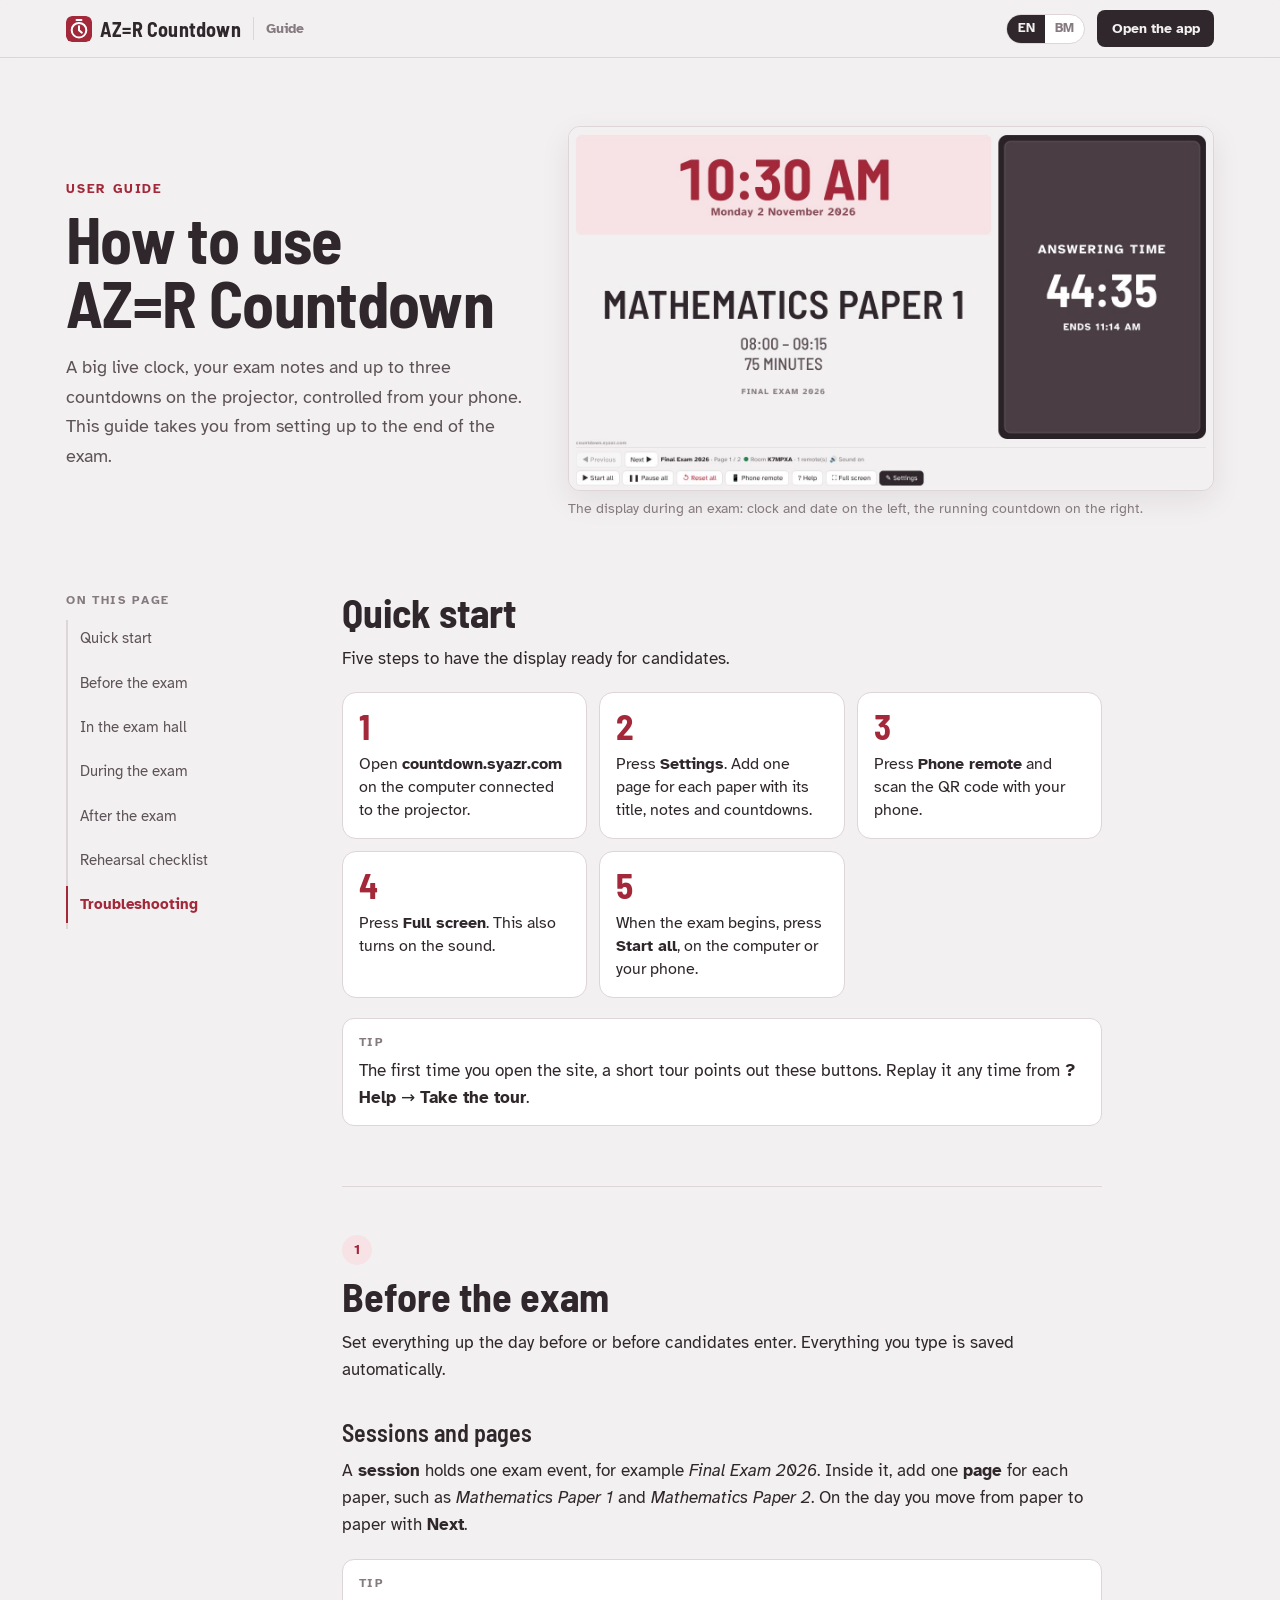
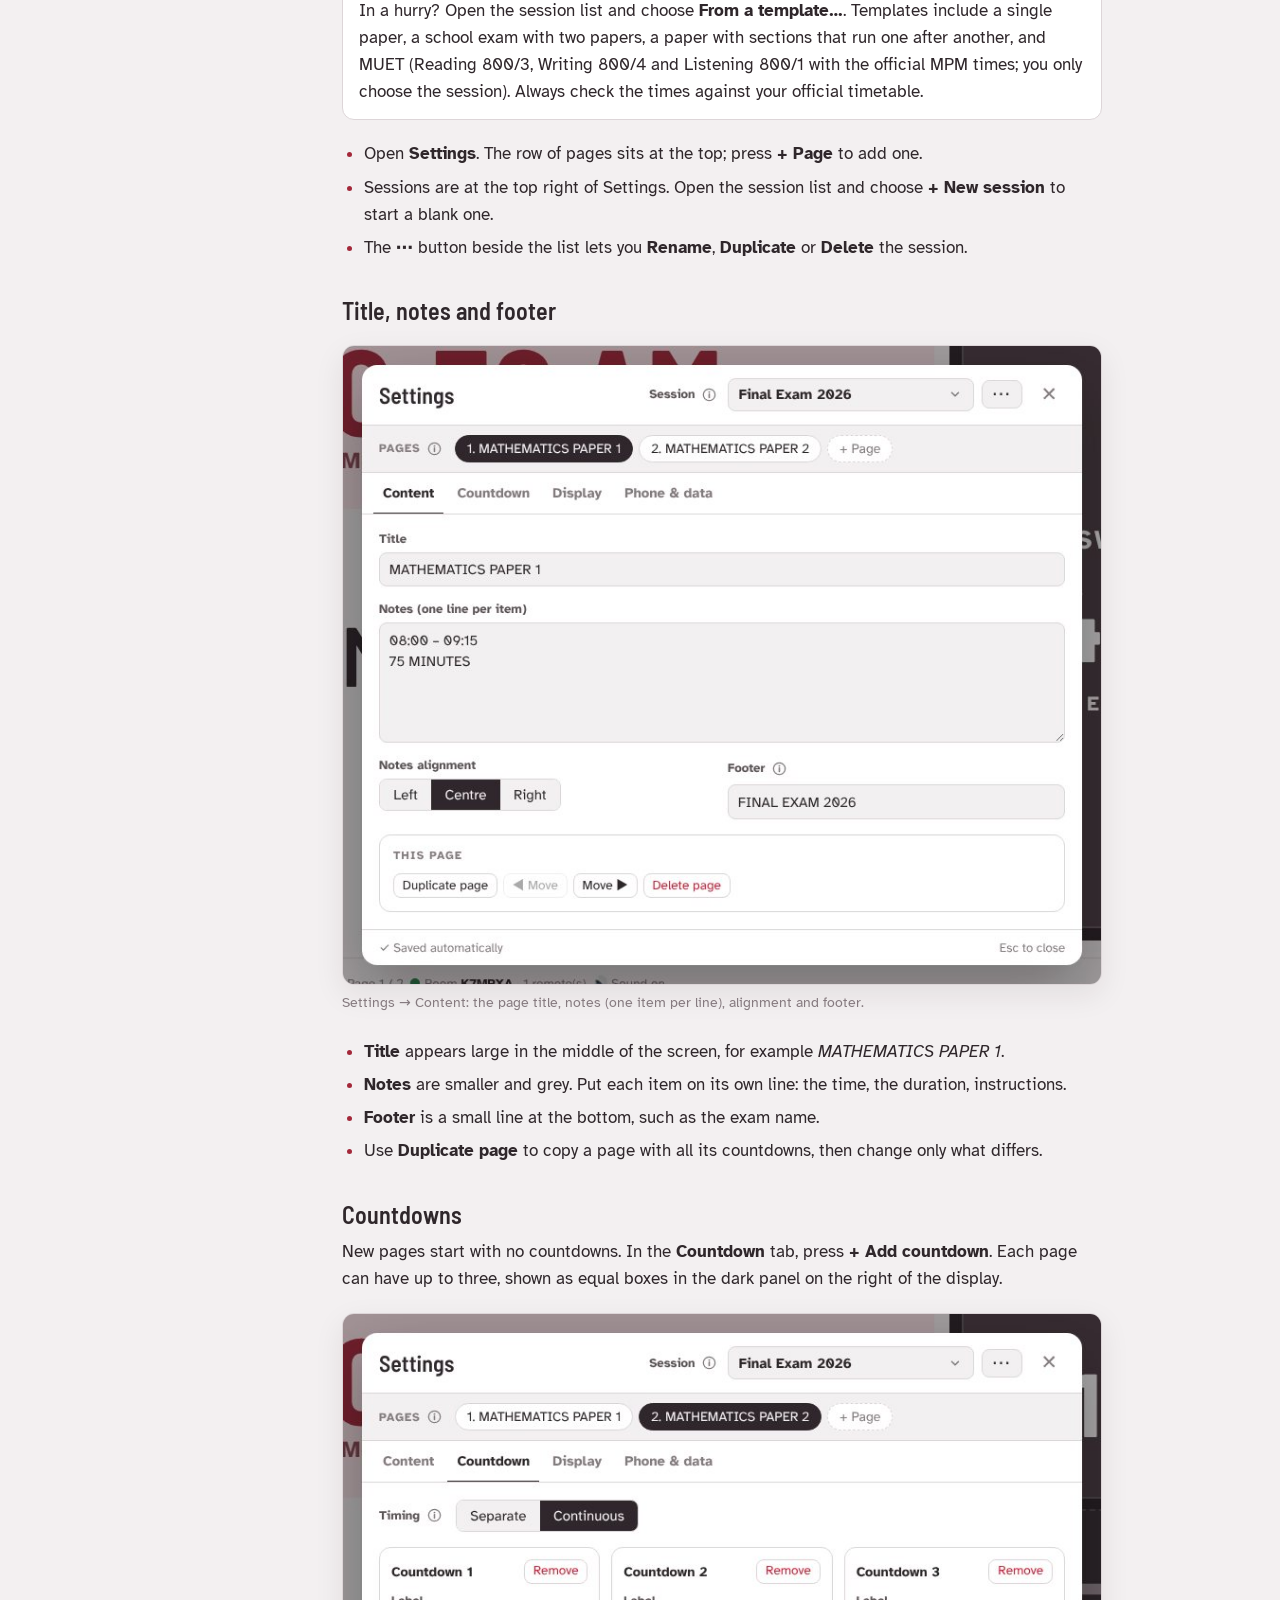
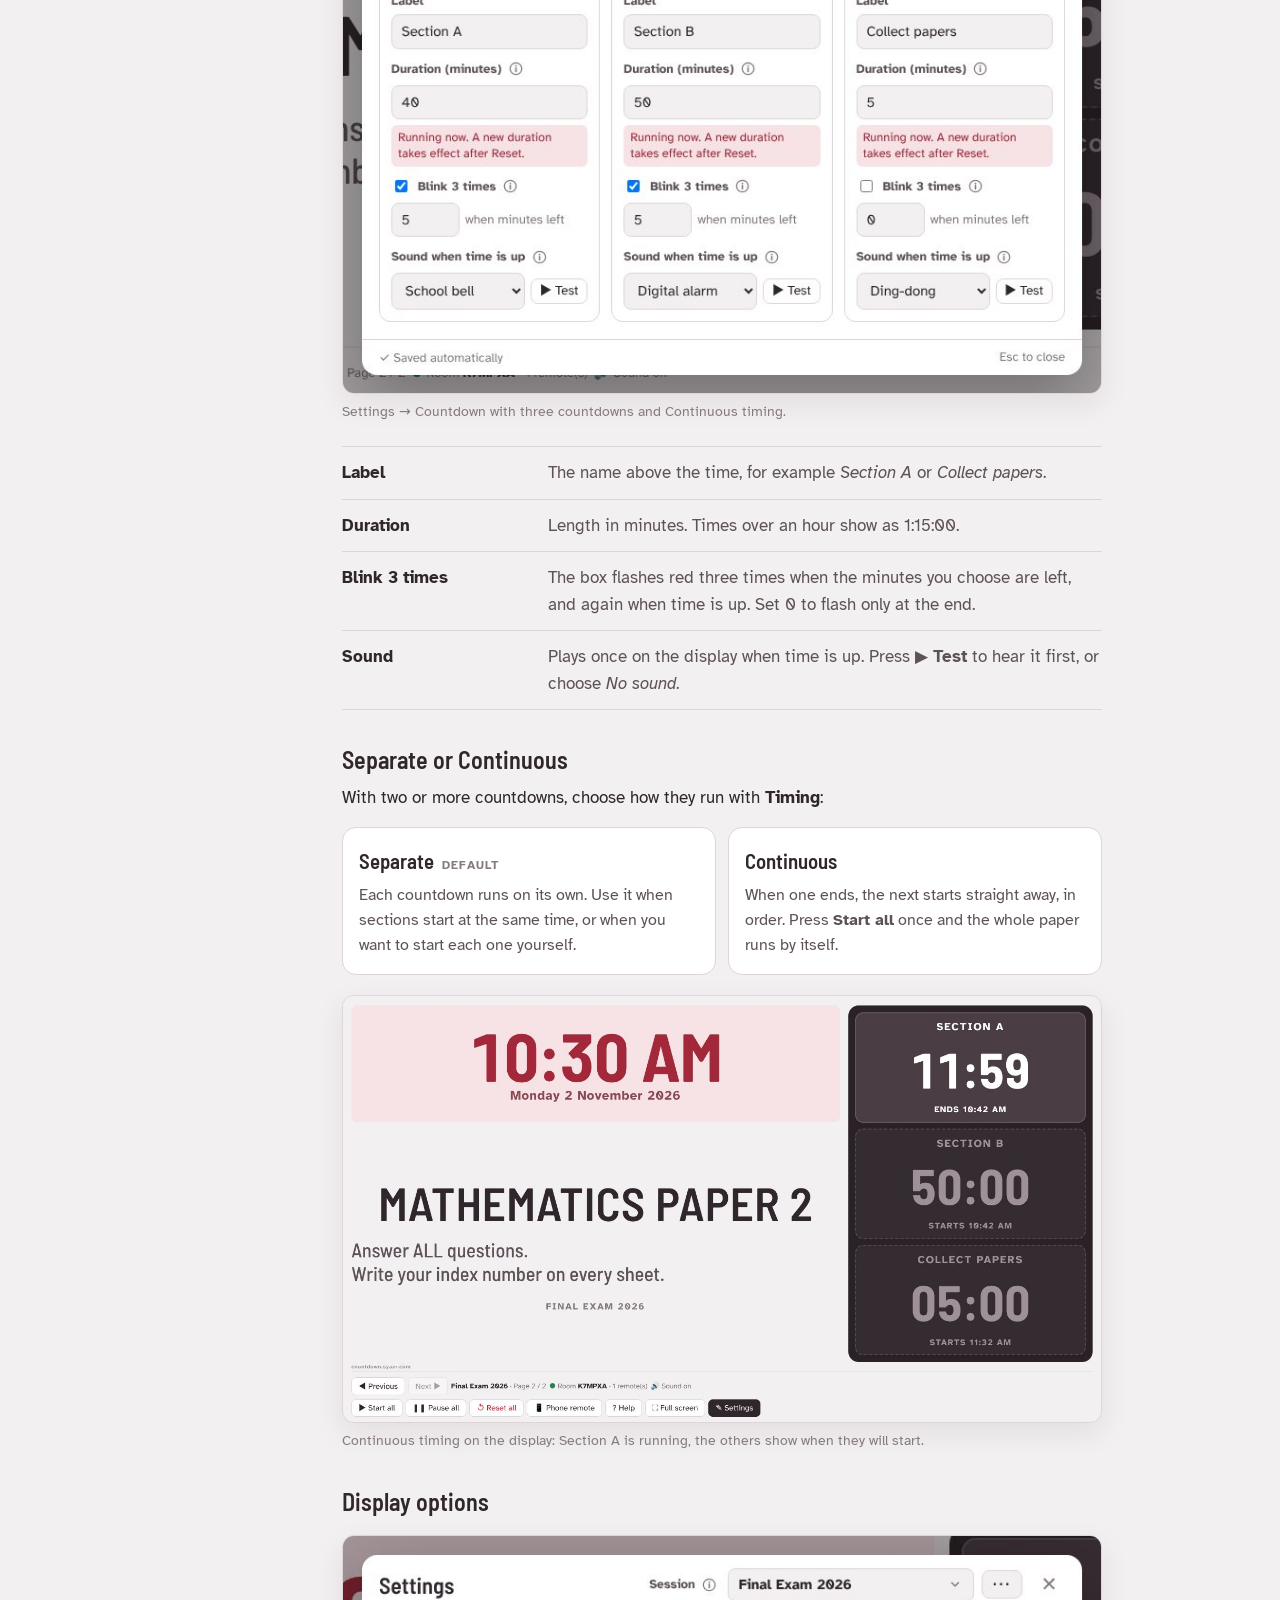
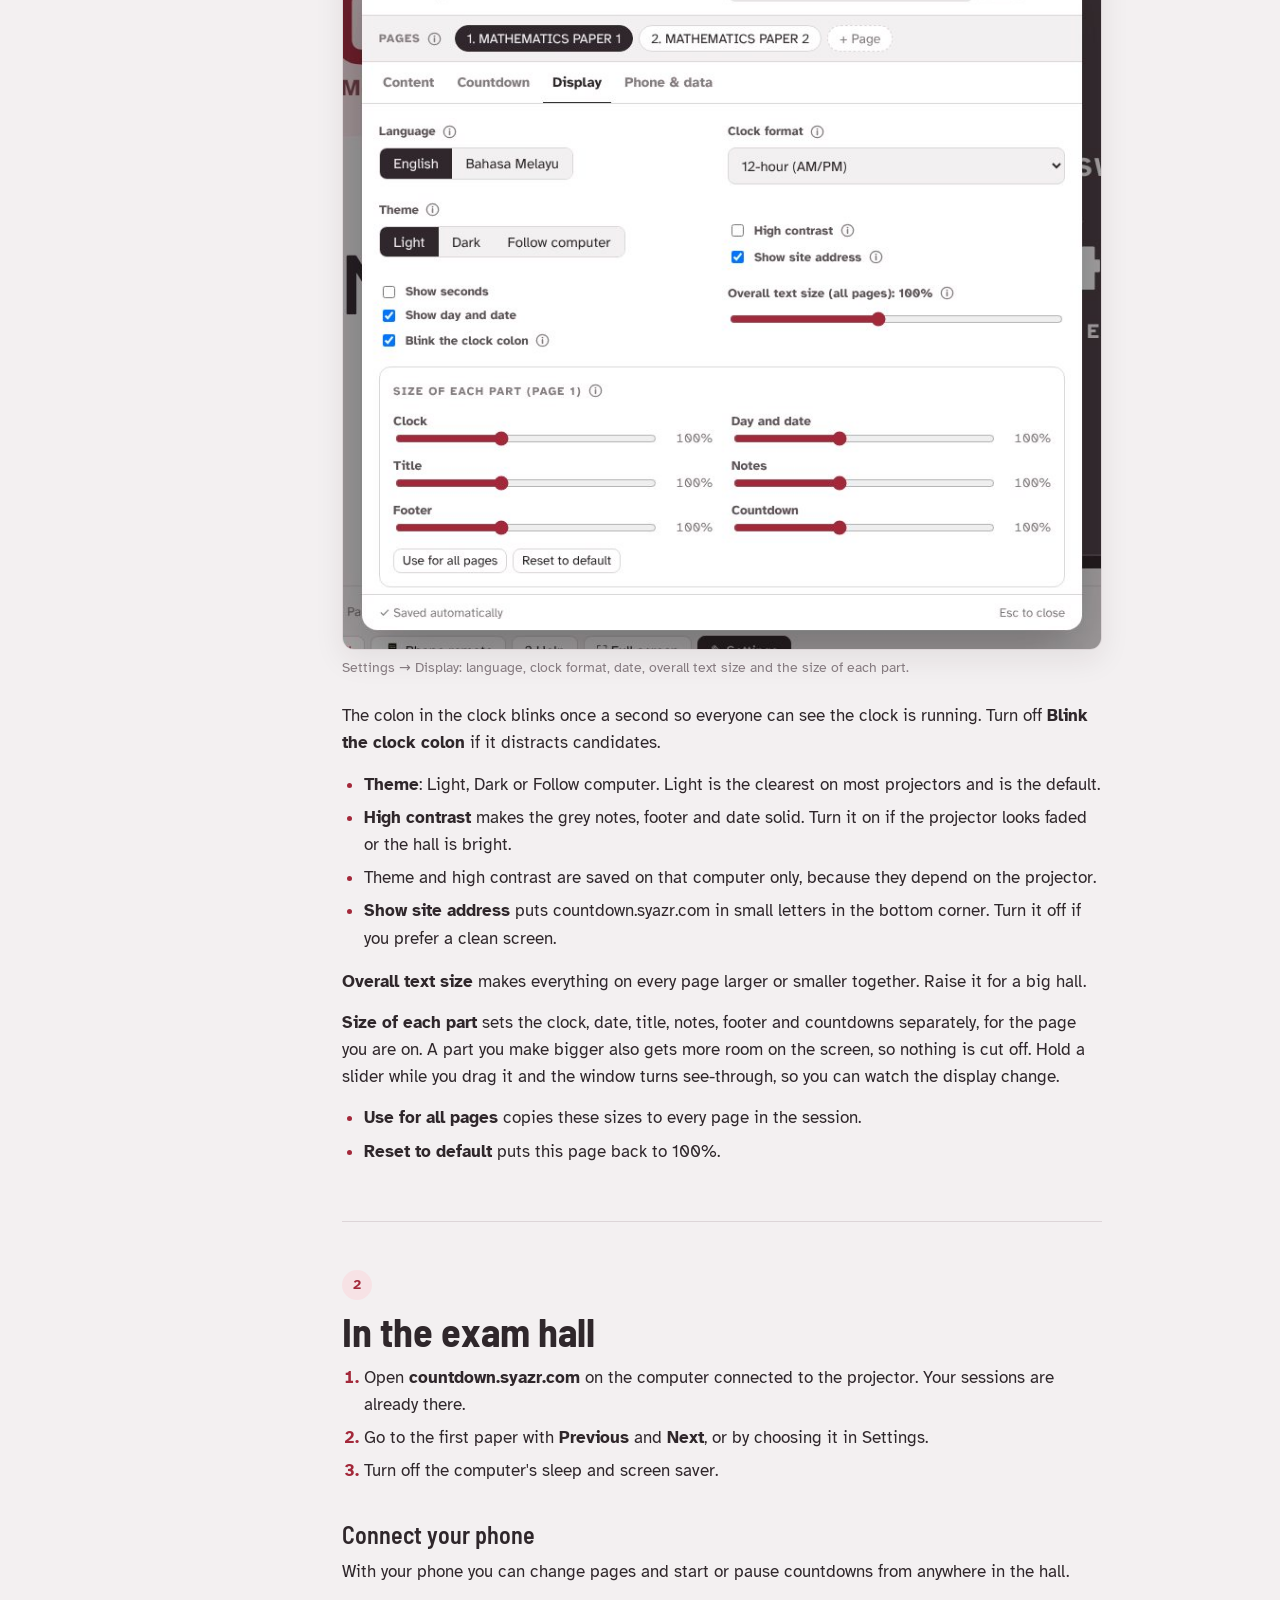
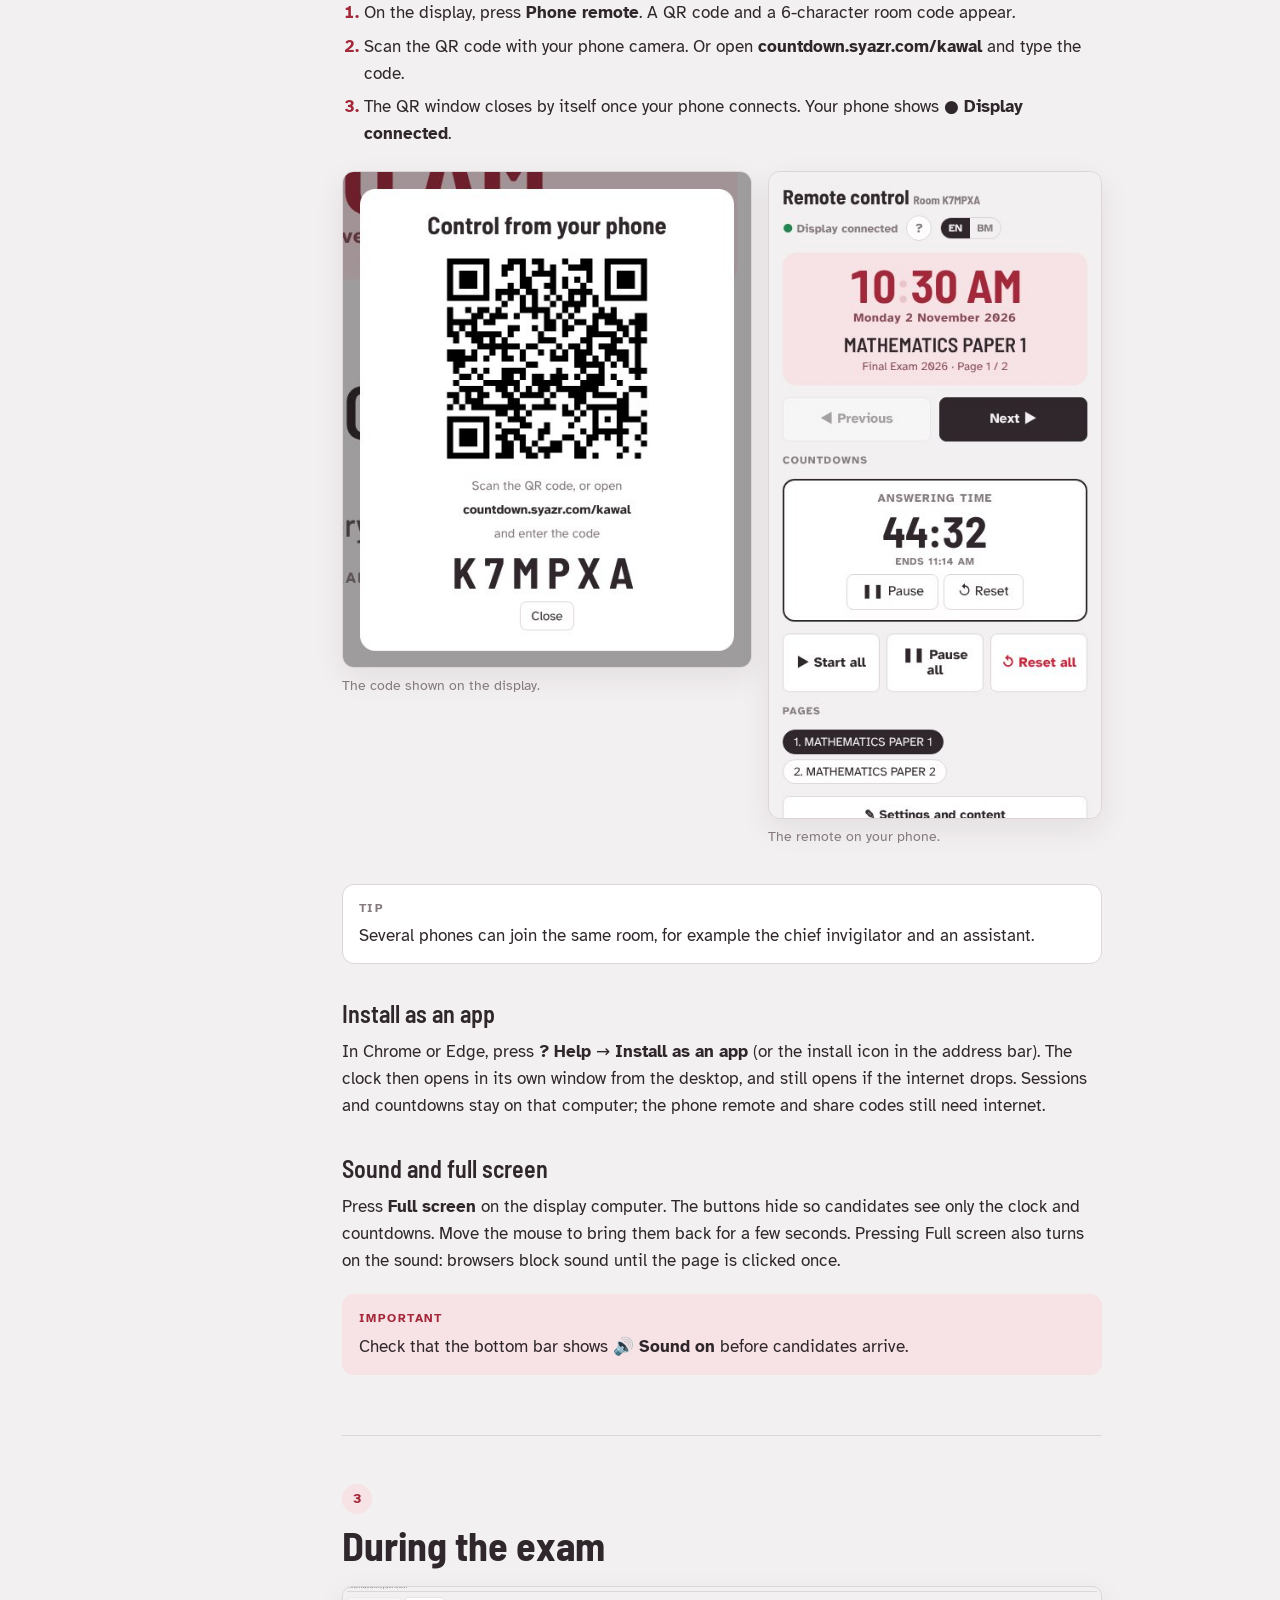
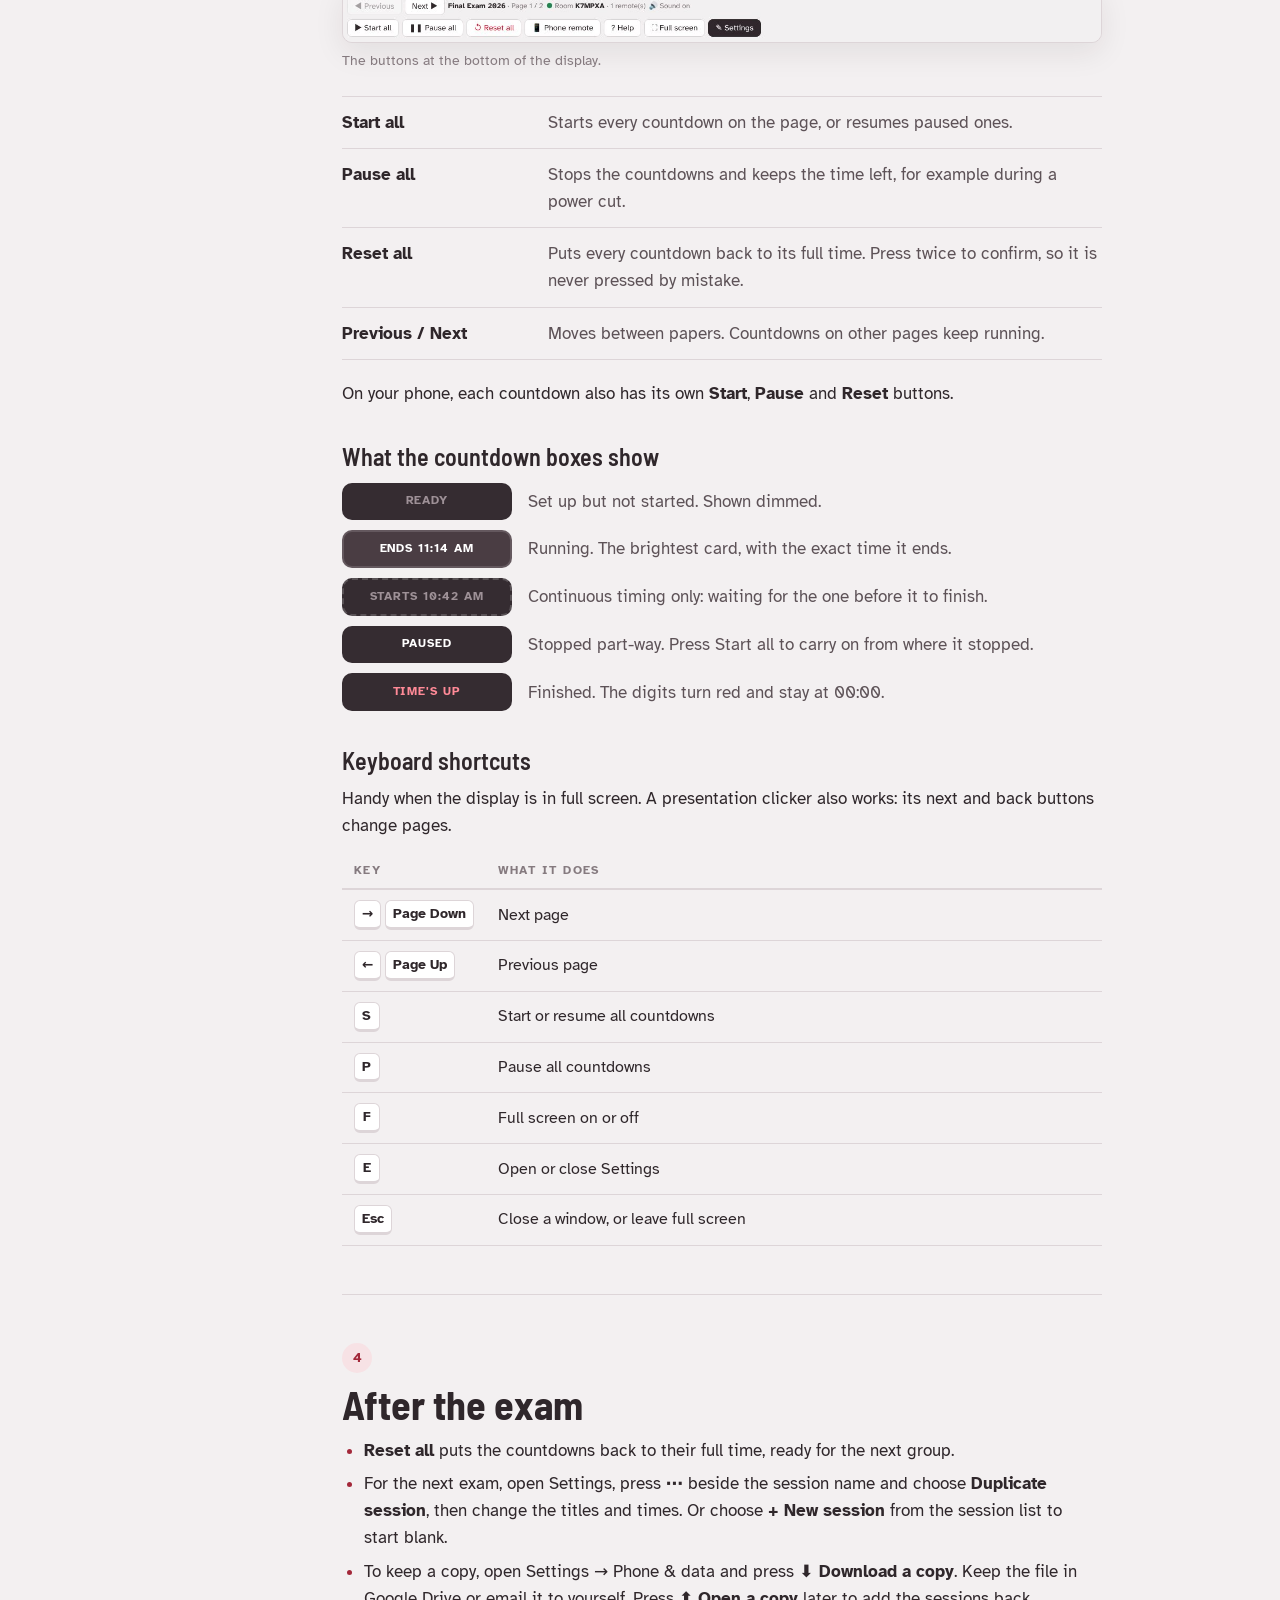
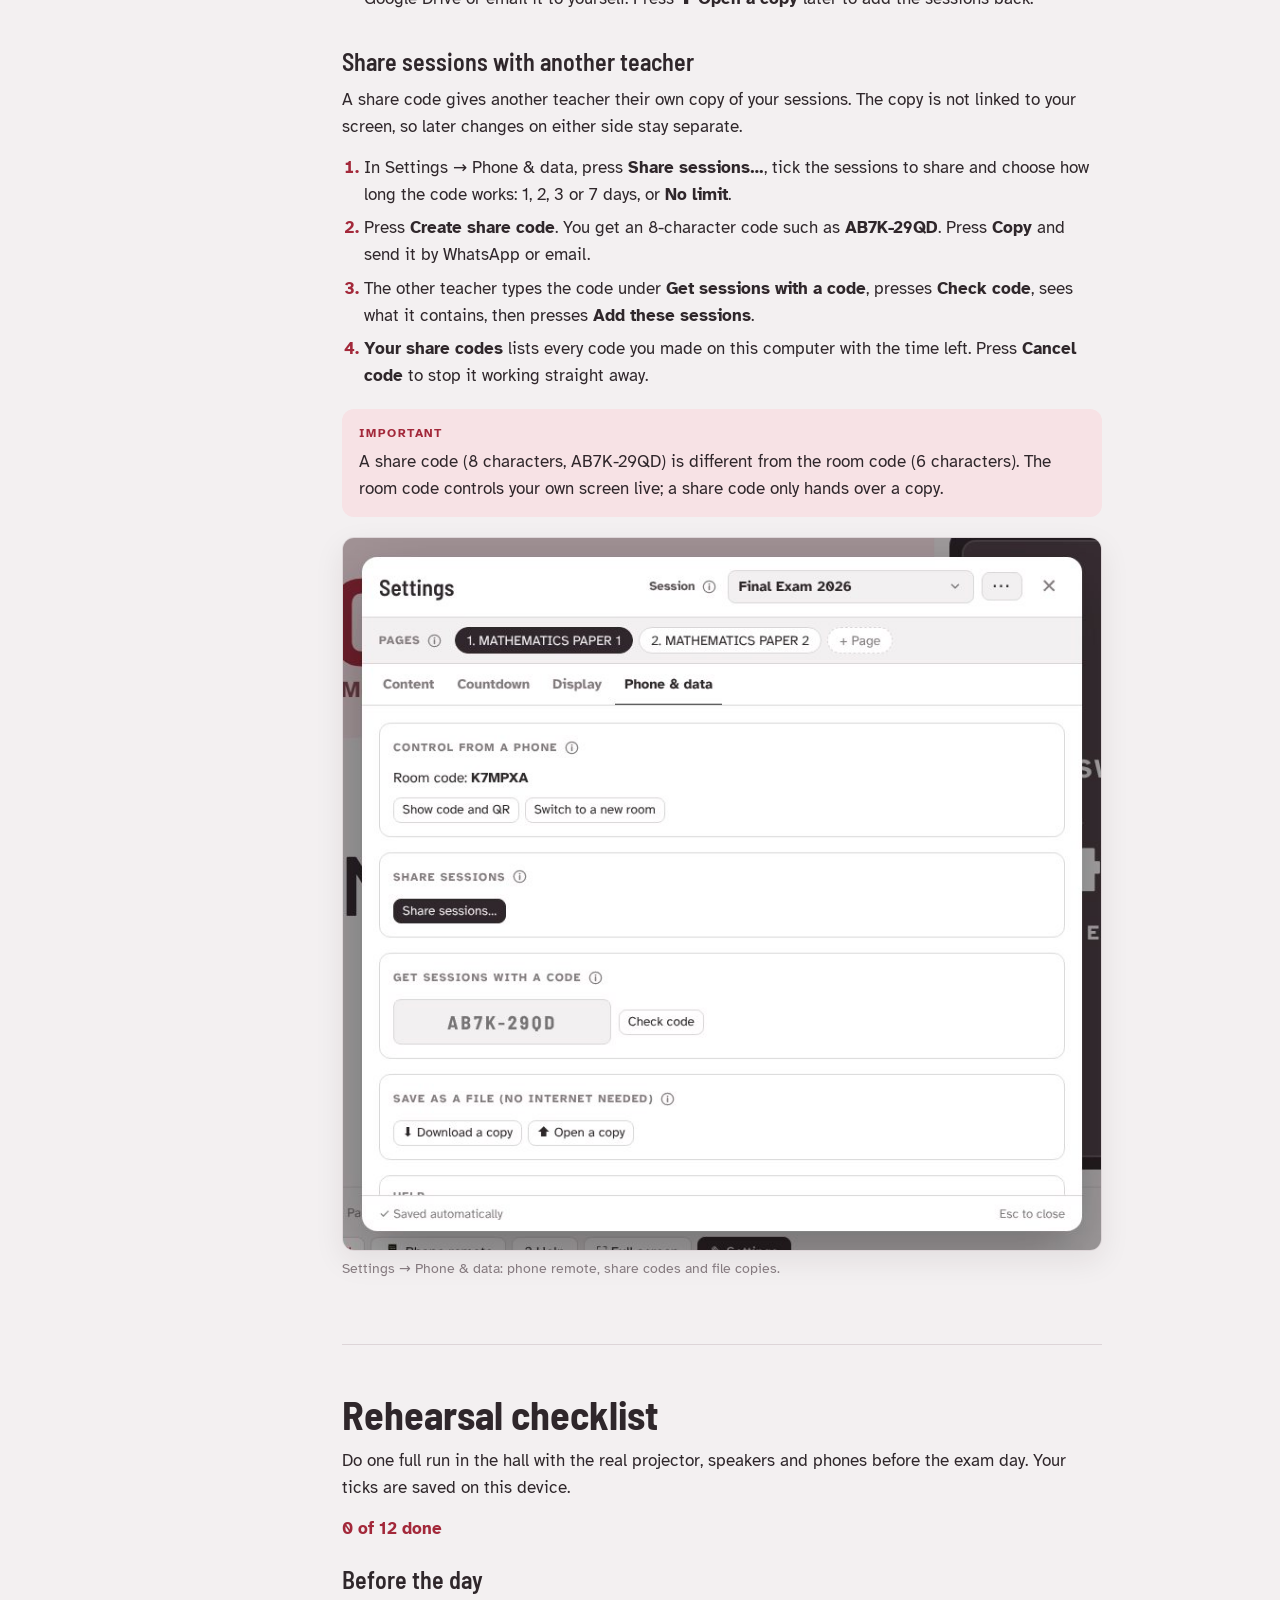
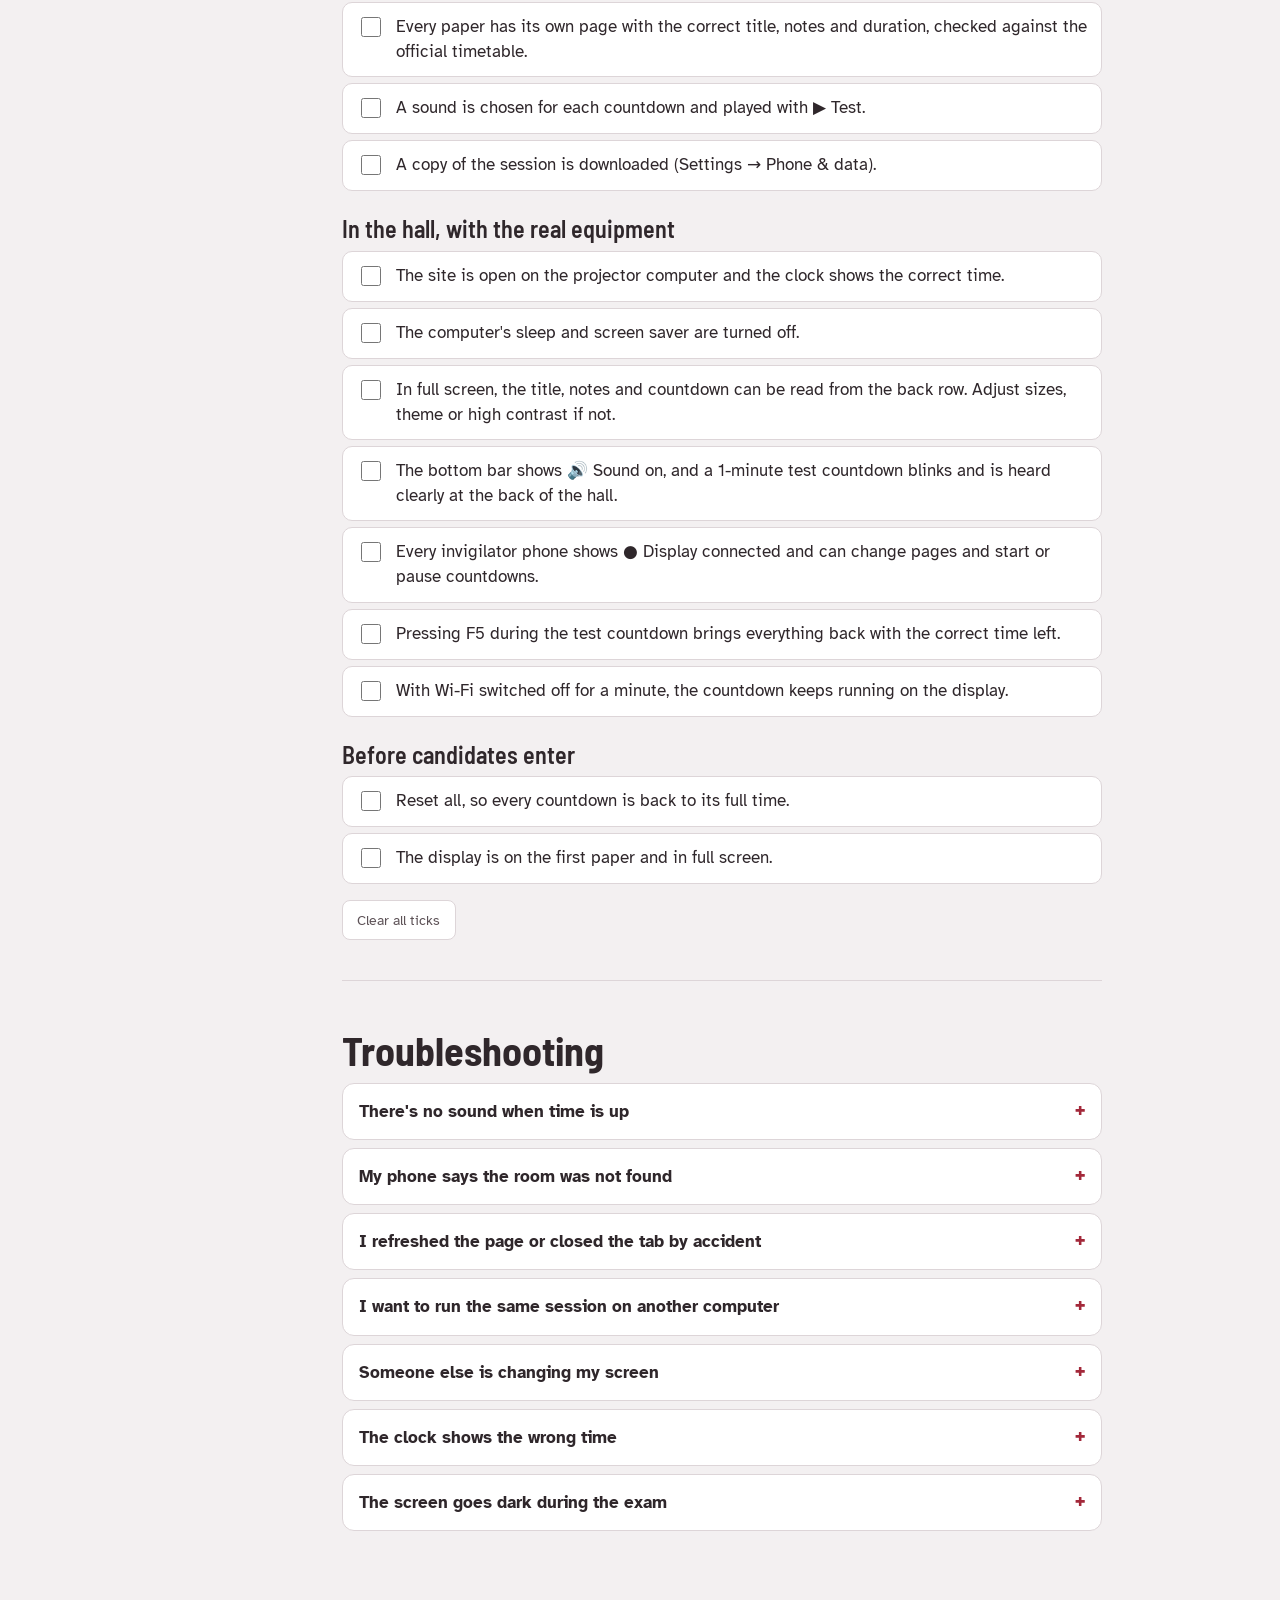
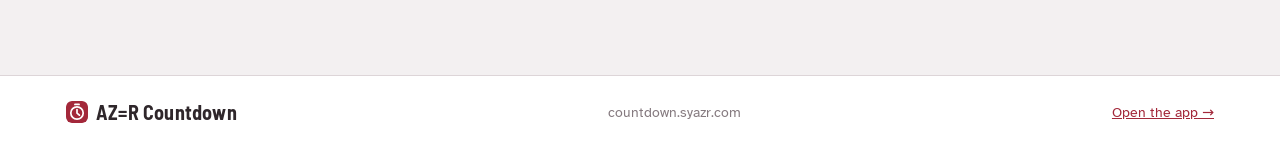
<file: panduan/index.html>
<!DOCTYPE html>
<html lang="en" data-lang="en">
<head>
<meta charset="utf-8">
<meta name="viewport" content="width=device-width, initial-scale=1, viewport-fit=cover">
<title>How to use AZ=R Countdown</title>
<meta name="description" content="Step-by-step guide to AZ=R Countdown: set up exam pages and countdowns, connect your phone as a remote, and run the clock in the exam hall. In English and Bahasa Melayu.">
<link rel="canonical" href="https://countdown.syazr.com/panduan/">
<meta name="theme-color" content="#a3283a">
<link rel="icon" href="../favicon.svg" type="image/svg+xml">
<link rel="apple-touch-icon" href="../apple-touch-icon.png">
<link rel="manifest" href="../manifest.webmanifest">
<script src="../site-config.js?v=14"></script>
<meta property="og:type" content="article">
<meta property="og:site_name" content="AZ=R Countdown">
<meta property="og:title" content="How to use AZ=R Countdown">
<meta property="og:description" content="Set up exam countdowns, connect your phone and run the clock in the exam hall. English and Bahasa Melayu.">
<meta property="og:url" content="https://countdown.syazr.com/panduan/">
<meta property="og:image" content="https://countdown.syazr.com/og-image.png">
<meta property="og:image:width" content="1200">
<meta property="og:image:height" content="630">
<meta name="twitter:card" content="summary_large_image">
<link rel="preconnect" href="https://fonts.googleapis.com">
<link rel="preconnect" href="https://fonts.gstatic.com" crossorigin>
<link rel="stylesheet" href="https://fonts.googleapis.com/css2?family=Atkinson+Hyperlegible:wght@400;700&family=Barlow+Semi+Condensed:wght@500;600;700&display=swap">
<script>try{var l=new URLSearchParams(location.search).get('lang')||localStorage.getItem('papanMasa.lang');if(l==='ms')document.documentElement.dataset.lang='ms'}catch(e){}</script>
<style>
:root{
  --bg:#f3f0f1; --surface:#ffffff; --ink:#2f272b; --soft:#5d5257; --muted:#857a7f; --line:#ddd5d8;
  --plate-bg:#f7e2e5; --plate-ink:#a3283a; --panel:#2a2226; --card:#352c31; --card-run:#4a3d43; --alert:#d61f36;
  --display:"Barlow Semi Condensed","Arial Narrow",Arial,sans-serif;
  --ui:"Atkinson Hyperlegible",system-ui,-apple-system,"Segoe UI",sans-serif;
  color-scheme:light;
}
@media (prefers-color-scheme: dark){:root{
  --bg:#141115; --surface:#1f1a20; --ink:#efe9eb; --soft:#c9bec3; --muted:#9a8e94; --line:#3a3239;
  --plate-bg:#3a1a21; --plate-ink:#ff9eaa; --panel:#0c0a0d; --card:#1a161b; --card-run:#2d252c; --alert:#ff4359; color-scheme:dark}}
*,*::before,*::after{box-sizing:border-box}
html{scroll-behavior:smooth;scroll-padding-top:84px}
@media (prefers-reduced-motion: reduce){html{scroll-behavior:auto}}
body{margin:0;background:var(--bg);color:var(--ink);font-family:var(--ui);font-size:17px;line-height:1.6}
html[data-lang="en"] [data-l="ms"],html[data-lang="ms"] [data-l="en"]{display:none!important}
a{color:var(--plate-ink)}
:focus-visible{outline:3px solid var(--plate-ink);outline-offset:2px;border-radius:4px}
.gut{padding-left:max(16px,env(safe-area-inset-left,0px));padding-right:max(16px,env(safe-area-inset-right,0px))}

.top{position:sticky;top:env(safe-area-inset-top,0px);z-index:10;background:color-mix(in srgb,var(--bg) 88%,transparent);backdrop-filter:blur(8px);border-bottom:1px solid var(--line)}
body::before{content:"";position:fixed;inset:0 0 auto;height:env(safe-area-inset-top,0px);z-index:10;background:var(--bg)}
.top-in{max-width:1180px;margin:0 auto;display:flex;align-items:center;gap:12px;padding-block:10px;
  padding-left:max(16px,env(safe-area-inset-left,0px));padding-right:max(16px,env(safe-area-inset-right,0px))}
.brand{display:inline-flex;align-items:center;gap:8px;text-decoration:none;color:var(--ink);font-family:var(--display);font-weight:700;font-size:1.25rem;letter-spacing:.01em}
.brand img{border-radius:6px}
.crumb{color:var(--muted);font-weight:700;font-size:.9rem;padding-left:12px;border-left:1px solid var(--line)}
.spacer{flex:1}
.lang{display:inline-flex;border:1px solid var(--line);border-radius:999px;overflow:hidden;background:var(--surface)}
.lang button{border:0;background:transparent;padding:.3em .8em;font:inherit;font-size:.8rem;font-weight:700;color:var(--muted);cursor:pointer}
.lang button[aria-pressed="true"]{background:var(--ink);color:var(--bg)}
.cta{background:var(--ink);color:var(--bg);text-decoration:none;font-weight:700;font-size:.9rem;padding:.5em 1em;border-radius:8px;white-space:nowrap}

.wrap{max-width:1180px;margin:0 auto;padding-left:max(16px,env(safe-area-inset-left,0px));padding-right:max(16px,env(safe-area-inset-right,0px))}
.hero{display:grid;grid-template-columns:minmax(0,5fr) minmax(0,7fr);gap:40px;align-items:center;padding-block:48px 40px}
.hero-text{min-width:0}
.eyebrow{margin:0 0 8px;font-weight:700;font-size:.8rem;letter-spacing:.14em;text-transform:uppercase;color:var(--plate-ink)}
h1{margin:0;font-family:var(--display);font-weight:700;font-size:clamp(2.4rem,5.2vw,4rem);line-height:1;letter-spacing:-.01em;text-wrap:balance}
.lead{font-size:1.15rem;color:var(--soft);margin:18px 0 0;max-width:46ch}
.hero-shot{margin:0}

.layout{display:grid;grid-template-columns:220px minmax(0,1fr);gap:56px;padding-bottom:64px}
.toc{position:sticky;top:84px;align-self:start;padding-top:8px}
.toc-h{margin:0 0 10px;font-size:.75rem;font-weight:700;letter-spacing:.14em;text-transform:uppercase;color:var(--muted)}
.toc ol{list-style:none;margin:0;padding:0;display:flex;flex-direction:column;gap:2px;border-left:2px solid var(--line)}
.toc a{display:block;padding:6px 12px;margin-left:-2px;border-left:2px solid transparent;color:var(--soft);text-decoration:none;font-size:.95rem}
.toc a:hover{color:var(--ink)}
.toc a.on{color:var(--plate-ink);border-left-color:var(--plate-ink);font-weight:700}

.doc{min-width:0;max-width:760px}
.sec{padding-block:8px 40px;border-bottom:1px solid var(--line);margin-bottom:40px}
.sec:last-child{border-bottom:0}
.sec>.eyebrow{display:inline-grid;place-items:center;width:30px;height:30px;border-radius:50%;background:var(--plate-bg);letter-spacing:0;font-size:.9rem;margin-bottom:10px}
h2{margin:0 0 12px;font-family:var(--display);font-weight:700;font-size:clamp(1.9rem,3.4vw,2.5rem);line-height:1.05;text-wrap:balance}
h3{margin:36px 0 10px;font-family:var(--display);font-weight:600;font-size:1.5rem;line-height:1.15}
h4{margin:0 0 6px;font-family:var(--display);font-weight:600;font-size:1.3rem;display:flex;align-items:baseline;gap:8px}
h4 small{font-family:var(--ui);font-size:.72rem;font-weight:700;letter-spacing:.08em;text-transform:uppercase;color:var(--muted)}
p{margin:0 0 14px}
ul,ol{margin:0 0 16px;padding-left:1.3em}
li{margin-bottom:6px}
li::marker{color:var(--plate-ink);font-weight:700}
b{font-weight:700}

.steps{list-style:none;padding:0;margin:20px 0;display:grid;grid-template-columns:repeat(auto-fit,minmax(200px,1fr));gap:12px}
.steps li{background:var(--surface);border:1px solid var(--line);border-radius:14px;padding:16px;margin:0;display:flex;flex-direction:column;gap:8px}
.steps li p{margin:0;font-size:.97rem;line-height:1.5}
.steps .n{font-family:var(--display);font-weight:700;font-size:2.2rem;line-height:1;color:var(--plate-ink)}

.shot{margin:20px 0 24px}
.shot img{display:block;width:100%;height:auto;border-radius:12px;border:1px solid var(--line);background:var(--surface);box-shadow:0 10px 30px rgba(40,20,30,.08)}
.shot figcaption{margin-top:8px;font-size:.88rem;color:var(--muted);line-height:1.45}
.shot.wide img{border-radius:10px}
.pairfig{display:grid;grid-template-columns:minmax(0,480fr) minmax(0,390fr);gap:16px;align-items:start}
.pairfig .shot{margin:8px 0 16px}

.callout{border-radius:12px;padding:14px 16px;margin:20px 0;background:var(--surface);border:1px solid var(--line)}
.callout>b{display:block;font-size:.75rem;letter-spacing:.12em;text-transform:uppercase;color:var(--muted);margin-bottom:4px}
.callout p{margin:0}
.callout.note{background:var(--plate-bg);border-color:transparent}
.callout.note>b{color:var(--plate-ink)}

.defs{margin:16px 0 20px;display:grid;gap:0;border-top:1px solid var(--line)}
.defs div{display:grid;grid-template-columns:minmax(120px,190px) minmax(0,1fr);gap:16px;padding:12px 0;border-bottom:1px solid var(--line)}
.defs dt{font-weight:700}
.defs dd{margin:0;color:var(--soft)}

.compare{display:grid;grid-template-columns:repeat(2,minmax(0,1fr));gap:12px;margin:16px 0}
.opt{background:var(--surface);border:1px solid var(--line);border-radius:14px;padding:16px}
.opt p{margin:0;color:var(--soft);font-size:.97rem}

.states{list-style:none;padding:0;margin:12px 0 20px;display:flex;flex-direction:column;gap:10px}
.states li{display:grid;grid-template-columns:170px minmax(0,1fr);gap:16px;align-items:center;margin:0;color:var(--soft)}
.chip{display:inline-flex;justify-content:center;font-weight:700;font-size:.78rem;letter-spacing:.08em;text-transform:uppercase;padding:.55em .8em;border-radius:10px;
  background:var(--card);color:#9e9197;border:2px solid transparent;text-align:center}
.chip.st-run{background:var(--card-run);color:#fff;border-color:rgba(255,255,255,.14)}
.chip.st-wait{border:2px dashed rgba(255,255,255,.18)}
.chip.st-pause{color:#fff}
.chip.st-done{color:#ff8a97}

.tablewrap{overflow-x:auto;margin:12px 0 8px}
table.keys{border-collapse:collapse;width:100%;font-size:.97rem}
.keys th{text-align:left;font-size:.75rem;letter-spacing:.12em;text-transform:uppercase;color:var(--muted);padding:8px 12px;border-bottom:2px solid var(--line)}
.keys td{padding:10px 12px;border-bottom:1px solid var(--line);vertical-align:middle}
.keys td:first-child{white-space:nowrap;width:1%}
kbd{display:inline-block;min-width:1.9em;text-align:center;font-family:var(--ui);font-size:.85rem;font-weight:700;padding:.15em .5em;border:1px solid var(--line);border-bottom-width:3px;border-radius:6px;background:var(--surface);color:var(--ink)}

.ck-group h3{margin:24px 0 8px}
.checklist{list-style:none;padding:0;margin:0;display:flex;flex-direction:column;gap:6px}
.checklist li{margin:0}
.checklist label{display:flex;gap:12px;align-items:flex-start;background:var(--surface);border:1px solid var(--line);border-radius:10px;padding:12px 14px;cursor:pointer;line-height:1.45}
.checklist input{width:20px;height:20px;flex:none;margin-top:2px;accent-color:var(--plate-ink)}
.checklist input:checked+span{color:var(--muted);text-decoration:line-through;text-decoration-color:var(--line)}
.ck-progress{font-weight:700;color:var(--plate-ink);margin:8px 0 0}
.ck-reset{margin-top:16px;border:1px solid var(--line);background:var(--surface);color:var(--soft);border-radius:8px;padding:.5em 1em;font:inherit;font-size:.9rem;cursor:pointer}
.faq{display:flex;flex-direction:column;gap:8px;margin-top:12px}
.faq details{background:var(--surface);border:1px solid var(--line);border-radius:12px;padding:0 16px}
.faq summary{cursor:pointer;font-weight:700;padding:14px 0;list-style:none;display:flex;justify-content:space-between;gap:12px}
.faq summary::-webkit-details-marker{display:none}
.faq summary::after{content:"+";font-family:var(--display);font-size:1.4rem;line-height:1;color:var(--plate-ink);transition:transform .2s}
.faq details[open] summary::after{transform:rotate(45deg)}
.faq details p{color:var(--soft);margin:0 0 16px}

.foot{border-top:1px solid var(--line);background:var(--surface)}
.foot-in{max-width:1180px;margin:0 auto;display:flex;flex-wrap:wrap;gap:12px 24px;align-items:center;justify-content:space-between;color:var(--muted);font-size:.9rem;
  padding-block:20px max(20px,env(safe-area-inset-bottom,0px));padding-left:max(16px,env(safe-area-inset-left,0px));padding-right:max(16px,env(safe-area-inset-right,0px))}

@media (max-width:1000px){
  .hero{grid-template-columns:1fr;gap:24px;padding-block:32px 24px}
  .layout{grid-template-columns:1fr;gap:16px}
  .toc{position:static;padding:0}
  .toc ol{flex-direction:row;flex-wrap:wrap;border-left:0;gap:6px}
  .toc a{border:1px solid var(--line);border-radius:999px;margin:0;padding:5px 12px;background:var(--surface);font-size:.88rem}
  .toc a.on{border-color:var(--plate-ink)}
}
@media (max-width:640px){
  body{font-size:16px}
  .crumb,.cta{display:none}
  .compare{grid-template-columns:1fr}
  .defs div{grid-template-columns:1fr;gap:2px}
  .states li{grid-template-columns:1fr;gap:6px}
  .states .chip{justify-self:start}
  .pairfig{grid-template-columns:1fr 1fr;gap:10px}
}
</style>
</head>
<body>
<header class="top">
  <div class="top-in">
    <a class="brand" href="../"><img src="../favicon.svg" alt="" width="26" height="26"><span>AZ=R Countdown</span></a>
    <span class="crumb"><span data-l="en">Guide</span><span data-l="ms">Panduan</span></span>
    <span class="spacer"></span>
    <span class="lang" role="group" aria-label="Language"><button type="button" data-set="en">EN</button><button type="button" data-set="ms">BM</button></span>
    <a class="cta" href="../"><span data-l="en">Open the app</span><span data-l="ms">Buka aplikasi</span></a>
  </div>
</header>
<main class="wrap">
<section class="hero">
  <div class="hero-text">
    <p class="eyebrow"><span data-l="en">User guide</span><span data-l="ms">Panduan pengguna</span></p>
    <h1><span data-l="en">How to use AZ=R Countdown</span><span data-l="ms">Cara menggunakan AZ=R Countdown</span></h1>
    <p class="lead" data-l="en">A big live clock, your exam notes and up to three countdowns on the projector, controlled from your phone. This guide takes you from setting up to the end of the exam.</p><p class="lead" data-l="ms">Jam besar, catatan peperiksaan dan sehingga tiga countdown di projektor, dikawal dari telefon anda. Panduan ini membawa anda dari persediaan hingga peperiksaan tamat.</p>
  </div>
  <figure class="shot hero-shot"><img data-l="en" src="img/en/display.jpg" alt="AZ=R Countdown display showing 10:30 AM, Mathematics Paper 1 and a countdown at 44:37" loading="lazy" width="1440" height="810"><img data-l="ms" src="img/ms/display.jpg" alt="Paparan AZ=R Countdown menunjukkan 10:30 AM, Matematik Kertas 1 dan countdown 44:37" loading="lazy" width="1440" height="810"><figcaption><span data-l="en">The display during an exam: clock and date on the left, the running countdown on the right.</span><span data-l="ms">Paparan semasa peperiksaan: jam dan tarikh di kiri, countdown yang sedang berjalan di kanan.</span></figcaption></figure>
</section>

<div class="layout">
<nav class="toc" aria-label="On this page">
  <p class="toc-h"><span data-l="en">On this page</span><span data-l="ms">Kandungan</span></p>
  <ol><li><a href="#start"><span data-l="en">Quick start</span><span data-l="ms">Mula pantas</span></a></li><li><a href="#before"><span data-l="en">Before the exam</span><span data-l="ms">Sebelum peperiksaan</span></a></li><li><a href="#hall"><span data-l="en">In the exam hall</span><span data-l="ms">Di dewan peperiksaan</span></a></li><li><a href="#during"><span data-l="en">During the exam</span><span data-l="ms">Semasa peperiksaan</span></a></li><li><a href="#after"><span data-l="en">After the exam</span><span data-l="ms">Selepas peperiksaan</span></a></li><li><a href="#rehearsal"><span data-l="en">Rehearsal checklist</span><span data-l="ms">Senarai semak latihan</span></a></li><li><a href="#help"><span data-l="en">Troubleshooting</span><span data-l="ms">Masalah biasa</span></a></li></ol>
</nav>
<article class="doc">

<section id="start" class="sec">
  <h2><span data-l="en">Quick start</span><span data-l="ms">Mula pantas</span></h2>
  <p data-l="en">Five steps to have the display ready for candidates.</p><p data-l="ms">Lima langkah untuk menyediakan paparan bagi calon.</p>
  <ol class="steps"><li><span class="n">1</span><p data-l="en">Open <b>countdown.syazr.com</b> on the computer connected to the projector.</p><p data-l="ms">Buka <b>countdown.syazr.com</b> di komputer yang disambung ke projektor.</p></li><li><span class="n">2</span><p data-l="en">Press <b>Settings</b>. Add one page for each paper with its title, notes and countdowns.</p><p data-l="ms">Tekan <b>Tetapan</b>. Tambah satu halaman bagi setiap kertas, lengkap dengan tajuk, catatan dan countdown.</p></li><li><span class="n">3</span><p data-l="en">Press <b>Phone remote</b> and scan the QR code with your phone.</p><p data-l="ms">Tekan <b>Kawal dari telefon</b> dan imbas kod QR dengan telefon anda.</p></li><li><span class="n">4</span><p data-l="en">Press <b>Full screen</b>. This also turns on the sound.</p><p data-l="ms">Tekan <b>Skrin penuh</b>. Ini juga mengaktifkan bunyi.</p></li><li><span class="n">5</span><p data-l="en">When the exam begins, press <b>Start all</b>, on the computer or your phone.</p><p data-l="ms">Bila peperiksaan bermula, tekan <b>Mula semua</b>, di komputer atau telefon.</p></li></ol>
  <aside class="callout tip"><b><span data-l="en">Tip</span><span data-l="ms">Tip</span></b><p data-l="en">The first time you open the site, a short tour points out these buttons. Replay it any time from <b>? Help</b> → <b>Take the tour</b>.</p><p data-l="ms">Kali pertama anda membuka laman, lawatan ringkas akan menunjukkan butang-butang ini. Ulang bila-bila masa melalui <b>? Bantuan</b> → <b>Ikut lawatan berpandu</b>.</p></aside>
</section>

<section id="before" class="sec">
  <p class="eyebrow">1</p>
  <h2><span data-l="en">Before the exam</span><span data-l="ms">Sebelum peperiksaan</span></h2>
  <p data-l="en">Set everything up the day before or before candidates enter. Everything you type is saved automatically.</p><p data-l="ms">Sediakan semuanya sehari sebelum atau sebelum calon masuk. Semua yang anda taip disimpan secara automatik.</p>

  <h3 id="sessions"><span data-l="en">Sessions and pages</span><span data-l="ms">Sesi dan halaman</span></h3>
  <p data-l="en">A <b>session</b> holds one exam event, for example <i>Final Exam 2026</i>. Inside it, add one <b>page</b> for each paper, such as <i>Mathematics Paper 1</i> and <i>Mathematics Paper 2</i>. On the day you move from paper to paper with <b>Next</b>.</p><p data-l="ms">Satu <b>sesi</b> mewakili satu acara peperiksaan, contohnya <i>Peperiksaan Akhir Tahun 2026</i>. Di dalamnya, tambah satu <b>halaman</b> bagi setiap kertas, seperti <i>Matematik Kertas 1</i> dan <i>Matematik Kertas 2</i>. Pada hari peperiksaan, anda bertukar dari kertas ke kertas dengan <b>Seterusnya</b>.</p>
  <aside class="callout tip"><b><span data-l="en">Tip</span><span data-l="ms">Tip</span></b><p data-l="en">In a hurry? Open the session list and choose <b>From a template…</b>. Templates include a single paper, a school exam with two papers, a paper with sections that run one after another, and MUET (Reading 800/3, Writing 800/4 and Listening 800/1 with the official MPM times; you only choose the session). Always check the times against your official timetable.</p><p data-l="ms">Tergesa-gesa? Buka senarai sesi dan pilih <b>Daripada templat…</b>. Templat termasuk ujian satu kertas, peperiksaan sekolah dua kertas, kertas dengan bahagian yang berjalan berturutan, dan MUET (Reading 800/3, Writing 800/4 dan Listening 800/1 dengan masa rasmi MPM; anda hanya pilih sesi). Sentiasa semak masa dengan jadual rasmi anda.</p></aside>
  <ul data-l="en"><li>Open <b>Settings</b>. The row of pages sits at the top; press <b>+ Page</b> to add one.</li><li>Sessions are at the top right of Settings. Open the session list and choose <b>+ New session</b> to start a blank one.</li><li>The <b>⋯</b> button beside the list lets you <b>Rename</b>, <b>Duplicate</b> or <b>Delete</b> the session.</li></ul><ul data-l="ms"><li>Buka <b>Tetapan</b>. Senarai halaman berada di bahagian atas; tekan <b>+ Halaman</b> untuk menambah.</li><li>Sesi berada di penjuru kanan atas Tetapan. Buka senarai sesi dan pilih <b>+ Sesi baru</b> untuk mula sesi kosong.</li><li>Butang <b>⋯</b> di sebelah senarai digunakan untuk <b>Namakan semula</b>, <b>Salin</b> atau <b>Padam</b> sesi.</li></ul>

  <h3 id="content"><span data-l="en">Title, notes and footer</span><span data-l="ms">Tajuk, catatan dan footer</span></h3>
  <figure class="shot "><img data-l="en" src="img/en/settings-content.jpg" alt="Settings window on the Content tab" loading="lazy" width="800" height="674"><img data-l="ms" src="img/ms/settings-content.jpg" alt="Tetingkap Tetapan pada tab Kandungan" loading="lazy" width="800" height="674"><figcaption><span data-l="en">Settings → Content: the page title, notes (one item per line), alignment and footer.</span><span data-l="ms">Tetapan → Kandungan: tajuk halaman, catatan (satu maklumat setiap baris), jajaran dan footer.</span></figcaption></figure>
  <ul data-l="en"><li><b>Title</b> appears large in the middle of the screen, for example <i>MATHEMATICS PAPER 1</i>.</li><li><b>Notes</b> are smaller and grey. Put each item on its own line: the time, the duration, instructions.</li><li><b>Footer</b> is a small line at the bottom, such as the exam name.</li><li>Use <b>Duplicate page</b> to copy a page with all its countdowns, then change only what differs.</li></ul><ul data-l="ms"><li><b>Tajuk</b> dipaparkan besar di tengah skrin, contohnya <i>MATEMATIK KERTAS 1</i>.</li><li><b>Catatan</b> lebih kecil dan berwarna kelabu. Letak setiap maklumat pada baris sendiri: masa, tempoh, arahan.</li><li><b>Footer</b> ialah baris kecil di bahagian bawah, seperti nama peperiksaan.</li><li>Gunakan <b>Salin halaman</b> untuk menyalin halaman berserta countdownnya, kemudian ubah yang berbeza sahaja.</li></ul>

  <h3 id="countdowns"><span data-l="en">Countdowns</span><span data-l="ms">Countdown</span></h3>
  <p data-l="en">New pages start with no countdowns. In the <b>Countdown</b> tab, press <b>+ Add countdown</b>. Each page can have up to three, shown as equal boxes in the dark panel on the right of the display.</p><p data-l="ms">Halaman baru bermula tanpa countdown. Dalam tab <b>Countdown</b>, tekan <b>+ Tambah countdown</b>. Setiap halaman boleh ada sehingga tiga, dipaparkan sebagai kotak sama saiz dalam panel gelap di sebelah kanan paparan.</p>
  <figure class="shot "><img data-l="en" src="img/en/settings-countdown.jpg" alt="Countdown tab with three countdowns: label, minutes, blink and sound for each" loading="lazy" width="800" height="717"><img data-l="ms" src="img/ms/settings-countdown.jpg" alt="Tab Countdown dengan tiga countdown: label, minit, berkelip dan bunyi bagi setiap satu" loading="lazy" width="800" height="717"><figcaption><span data-l="en">Settings → Countdown with three countdowns and Continuous timing.</span><span data-l="ms">Tetapan → Countdown dengan tiga countdown dan mod Berterusan.</span></figcaption></figure>
  <dl class="defs">
    <div><dt><span data-l="en">Label</span><span data-l="ms">Label</span></dt><dd><span data-l="en">The name above the time, for example <i>Section A</i> or <i>Collect papers</i>.</span><span data-l="ms">Nama di atas masa, contohnya <i>Bahagian A</i> atau <i>Kumpul kertas</i>.</span></dd></div>
    <div><dt><span data-l="en">Duration</span><span data-l="ms">Tempoh</span></dt><dd><span data-l="en">Length in minutes. Times over an hour show as 1:15:00.</span><span data-l="ms">Panjang dalam minit. Lebih sejam dipaparkan sebagai 1:15:00.</span></dd></div>
    <div><dt><span data-l="en">Blink 3 times</span><span data-l="ms">Berkelip 3 kali</span></dt><dd><span data-l="en">The box flashes red three times when the minutes you choose are left, and again when time is up. Set 0 to flash only at the end.</span><span data-l="ms">Kotak berkelip merah tiga kali bila tinggal minit yang anda pilih, dan sekali lagi bila masa tamat. Letak 0 untuk berkelip hanya bila tamat.</span></dd></div>
    <div><dt><span data-l="en">Sound</span><span data-l="ms">Bunyi</span></dt><dd><span data-l="en">Plays once on the display when time is up. Press <b>▶ Test</b> to hear it first, or choose <i>No sound</i>.</span><span data-l="ms">Dimainkan sekali di paparan bila masa tamat. Tekan <b>▶ Uji</b> untuk mendengarnya dahulu, atau pilih <i>Tiada bunyi</i>.</span></dd></div>
  </dl>

  <h3 id="timing"><span data-l="en">Separate or Continuous</span><span data-l="ms">Asing-asing atau Berterusan</span></h3>
  <p data-l="en">With two or more countdowns, choose how they run with <b>Timing</b>:</p><p data-l="ms">Bila ada dua atau lebih countdown, pilih cara ia berjalan melalui <b>Cara berjalan</b>:</p>
  <div class="compare">
    <div class="opt"><h4><span data-l="en">Separate</span><span data-l="ms">Asing-asing</span><small><span data-l="en">default</span><span data-l="ms">default</span></small></h4>
      <p data-l="en">Each countdown runs on its own. Use it when sections start at the same time, or when you want to start each one yourself.</p><p data-l="ms">Setiap countdown berjalan sendiri. Sesuai bila semua bahagian bermula serentak, atau bila anda mahu memulakan setiap satu sendiri.</p></div>
    <div class="opt"><h4><span data-l="en">Continuous</span><span data-l="ms">Berterusan</span></h4>
      <p data-l="en">When one ends, the next starts straight away, in order. Press <b>Start all</b> once and the whole paper runs by itself.</p><p data-l="ms">Bila satu tamat, yang seterusnya bermula serta-merta mengikut turutan. Tekan <b>Mula semua</b> sekali dan seluruh kertas berjalan sendiri.</p></div>
  </div>
  <figure class="shot "><img data-l="en" src="img/en/continuous.jpg" alt="Display with Section A running and two countdowns waiting with their start times" loading="lazy" width="1440" height="810"><img data-l="ms" src="img/ms/continuous.jpg" alt="Paparan dengan Bahagian A berjalan dan dua countdown menunggu dengan masa mula" loading="lazy" width="1440" height="810"><figcaption><span data-l="en">Continuous timing on the display: Section A is running, the others show when they will start.</span><span data-l="ms">Mod Berterusan di paparan: Bahagian A sedang berjalan, yang lain menunjukkan bila ia akan bermula.</span></figcaption></figure>

  <h3 id="display-options"><span data-l="en">Display options</span><span data-l="ms">Pilihan paparan</span></h3>
  <figure class="shot "><img data-l="en" src="img/en/settings-display.jpg" alt="Display tab of the settings window" loading="lazy" width="800" height="752"><img data-l="ms" src="img/ms/settings-display.jpg" alt="Tab Paparan dalam tetingkap Tetapan" loading="lazy" width="800" height="752"><figcaption><span data-l="en">Settings → Display: language, clock format, date, overall text size and the size of each part.</span><span data-l="ms">Tetapan → Paparan: bahasa, format jam, tarikh, saiz teks keseluruhan dan saiz setiap bahagian.</span></figcaption></figure>
  <p data-l="en">The colon in the clock blinks once a second so everyone can see the clock is running. Turn off <b>Blink the clock colon</b> if it distracts candidates.</p><p data-l="ms">Titik dua pada jam berkelip sekali setiap saat supaya semua orang nampak jam sedang berjalan. Matikan <b>Titik dua jam berkelip</b> jika ia mengganggu calon.</p>
  <ul data-l="en"><li><b>Theme</b>: Light, Dark or Follow computer. Light is the clearest on most projectors and is the default.</li><li><b>High contrast</b> makes the grey notes, footer and date solid. Turn it on if the projector looks faded or the hall is bright.</li><li>Theme and high contrast are saved on that computer only, because they depend on the projector.</li><li><b>Show site address</b> puts countdown.syazr.com in small letters in the bottom corner. Turn it off if you prefer a clean screen.</li></ul><ul data-l="ms"><li><b>Tema</b>: Cerah, Gelap atau Ikut komputer. Cerah paling jelas pada kebanyakan projektor dan menjadi pilihan asal.</li><li><b>Kontras tinggi</b> menjadikan catatan, footer dan tarikh yang kelabu lebih pekat. Hidupkan jika projektor kelihatan pudar atau dewan terang.</li><li>Tema dan kontras tinggi disimpan pada komputer itu sahaja, kerana ia bergantung pada projektor.</li><li><b>Tunjuk alamat laman</b> memaparkan countdown.syazr.com dalam huruf kecil di penjuru bawah. Matikan jika mahu skrin yang bersih.</li></ul>
  <p data-l="en"><b>Overall text size</b> makes everything on every page larger or smaller together. Raise it for a big hall.</p><p data-l="ms"><b>Saiz teks keseluruhan</b> membesarkan atau mengecilkan semua teks pada semua halaman serentak. Naikkan untuk dewan besar.</p>
  <p data-l="en"><b>Size of each part</b> sets the clock, date, title, notes, footer and countdowns separately, for the page you are on. A part you make bigger also gets more room on the screen, so nothing is cut off. Hold a slider while you drag it and the window turns see-through, so you can watch the display change.</p><p data-l="ms"><b>Saiz setiap bahagian</b> mengubah saiz jam, tarikh, tajuk, catatan, footer dan countdown secara berasingan, bagi halaman yang sedang dibuka. Bahagian yang dibesarkan turut mendapat lebih ruang di skrin, jadi tiada teks terpotong. Tahan gelangsar semasa menariknya dan tetingkap menjadi lutsinar, supaya anda nampak paparan berubah.</p>
  <ul data-l="en"><li><b>Use for all pages</b> copies these sizes to every page in the session.</li><li><b>Reset to default</b> puts this page back to 100%.</li></ul><ul data-l="ms"><li><b>Guna untuk semua halaman</b> menyalin saiz ini ke setiap halaman dalam sesi.</li><li><b>Set semula ke asal</b> mengembalikan halaman ini ke 100%.</li></ul>
</section>

<section id="hall" class="sec">
  <p class="eyebrow">2</p>
  <h2><span data-l="en">In the exam hall</span><span data-l="ms">Di dewan peperiksaan</span></h2>
  <ol data-l="en"><li>Open <b>countdown.syazr.com</b> on the computer connected to the projector. Your sessions are already there.</li><li>Go to the first paper with <b>Previous</b> and <b>Next</b>, or by choosing it in Settings.</li><li>Turn off the computer's sleep and screen saver.</li></ol><ol data-l="ms"><li>Buka <b>countdown.syazr.com</b> di komputer yang disambung ke projektor. Sesi anda sudah sedia ada.</li><li>Pergi ke kertas pertama dengan <b>Sebelum</b> dan <b>Seterusnya</b>, atau dengan memilihnya dalam Tetapan.</li><li>Matikan mod tidur dan penyelamat skrin komputer.</li></ol>

  <h3 id="phone"><span data-l="en">Connect your phone</span><span data-l="ms">Sambung telefon anda</span></h3>
  <p data-l="en">With your phone you can change pages and start or pause countdowns from anywhere in the hall.</p><p data-l="ms">Dengan telefon, anda boleh tukar halaman dan mula atau jeda countdown dari mana-mana sudut dewan.</p>
  <ol data-l="en"><li>On the display, press <b>Phone remote</b>. A QR code and a 6-character room code appear.</li><li>Scan the QR code with your phone camera. Or open <b>countdown.syazr.com/kawal</b> and type the code.</li><li>The QR window closes by itself once your phone connects. Your phone shows <b>● Display connected</b>.</li></ol><ol data-l="ms"><li>Di paparan, tekan <b>Kawal dari telefon</b>. Kod QR dan kod bilik 6 aksara akan muncul.</li><li>Imbas kod QR dengan kamera telefon. Atau buka <b>countdown.syazr.com/kawal</b> dan taip kodnya.</li><li>Tetingkap QR tertutup sendiri bila telefon bersambung. Telefon akan menunjukkan <b>● Projektor bersambung</b>.</li></ol>
  <div class="pairfig">
    <figure class="shot "><img data-l="en" src="img/en/pair.jpg" alt="QR code and room code K7MPXA" loading="lazy" width="480" height="581"><img data-l="ms" src="img/ms/pair.jpg" alt="Kod QR dan kod bilik K7MPXA" loading="lazy" width="480" height="581"><figcaption><span data-l="en">The code shown on the display.</span><span data-l="ms">Kod yang dipaparkan di skrin.</span></figcaption></figure>
    <figure class="shot "><img data-l="en" src="img/en/phone.jpg" alt="Phone remote with clock, Previous and Next buttons and countdown controls" loading="lazy" width="390" height="760"><img data-l="ms" src="img/ms/phone.jpg" alt="Alat kawalan telefon dengan jam, butang Sebelum dan Seterusnya, dan kawalan countdown" loading="lazy" width="390" height="760"><figcaption><span data-l="en">The remote on your phone.</span><span data-l="ms">Alat kawalan di telefon.</span></figcaption></figure>
  </div>
  <aside class="callout tip"><b><span data-l="en">Tip</span><span data-l="ms">Tip</span></b><p data-l="en">Several phones can join the same room, for example the chief invigilator and an assistant.</p><p data-l="ms">Beberapa telefon boleh masuk ke bilik yang sama, contohnya ketua pengawas dan pembantu.</p></aside>

  <h3 id="install"><span data-l="en">Install as an app</span><span data-l="ms">Pasang sebagai aplikasi</span></h3>
  <p data-l="en">In Chrome or Edge, press <b>? Help</b> → <b>Install as an app</b> (or the install icon in the address bar). The clock then opens in its own window from the desktop, and still opens if the internet drops. Sessions and countdowns stay on that computer; the phone remote and share codes still need internet.</p><p data-l="ms">Dalam Chrome atau Edge, tekan <b>? Bantuan</b> → <b>Pasang sebagai aplikasi</b> (atau ikon pasang di bar alamat). Jam akan dibuka dalam tetingkap sendiri dari desktop, dan masih boleh dibuka walaupun internet terputus. Sesi dan countdown kekal pada komputer itu; alat kawalan telefon dan kod kongsi masih memerlukan internet.</p>
  <h3 id="sound"><span data-l="en">Sound and full screen</span><span data-l="ms">Bunyi dan skrin penuh</span></h3>
  <p data-l="en">Press <b>Full screen</b> on the display computer. The buttons hide so candidates see only the clock and countdowns. Move the mouse to bring them back for a few seconds. Pressing Full screen also turns on the sound: browsers block sound until the page is clicked once.</p><p data-l="ms">Tekan <b>Skrin penuh</b> di komputer paparan. Butang disembunyikan supaya calon hanya nampak jam dan countdown. Gerakkan tetikus untuk paparkan semula butang selama beberapa saat. Menekan Skrin penuh juga mengaktifkan bunyi: browser menyekat bunyi sehingga halaman diklik sekali.</p>
  <aside class="callout note"><b><span data-l="en">Important</span><span data-l="ms">Penting</span></b><p data-l="en">Check that the bottom bar shows <b>🔊 Sound on</b> before candidates arrive.</p><p data-l="ms">Pastikan bar bawah menunjukkan <b>🔊 Bunyi aktif</b> sebelum calon tiba.</p></aside>
</section>

<section id="during" class="sec">
  <p class="eyebrow">3</p>
  <h2><span data-l="en">During the exam</span><span data-l="ms">Semasa peperiksaan</span></h2>
  <figure class="shot wide"><img data-l="en" src="img/en/bar.jpg" alt="Bottom bar: Previous, Next, Start all, Pause all, Reset all, Phone remote, Help, Full screen, Settings" loading="lazy" width="1424" height="104"><img data-l="ms" src="img/ms/bar.jpg" alt="Bar bawah: Sebelum, Seterusnya, Mula semua, Jeda semua, Set semula semua, Kawal dari telefon, Bantuan, Skrin penuh, Tetapan" loading="lazy" width="1424" height="104"><figcaption><span data-l="en">The buttons at the bottom of the display.</span><span data-l="ms">Butang di bahagian bawah paparan.</span></figcaption></figure>
  <dl class="defs">
    <div><dt><span data-l="en">Start all</span><span data-l="ms">Mula semua</span></dt><dd><span data-l="en">Starts every countdown on the page, or resumes paused ones.</span><span data-l="ms">Memulakan setiap countdown pada halaman, atau menyambung yang dijeda.</span></dd></div>
    <div><dt><span data-l="en">Pause all</span><span data-l="ms">Jeda semua</span></dt><dd><span data-l="en">Stops the countdowns and keeps the time left, for example during a power cut.</span><span data-l="ms">Menghentikan countdown dan menyimpan baki masa, contohnya semasa bekalan elektrik terputus.</span></dd></div>
    <div><dt><span data-l="en">Reset all</span><span data-l="ms">Set semula semua</span></dt><dd><span data-l="en">Puts every countdown back to its full time. Press twice to confirm, so it is never pressed by mistake.</span><span data-l="ms">Mengembalikan setiap countdown ke tempoh penuh. Tekan dua kali untuk sahkan, supaya tidak tertekan secara tidak sengaja.</span></dd></div>
    <div><dt><span data-l="en">Previous / Next</span><span data-l="ms">Sebelum / Seterusnya</span></dt><dd><span data-l="en">Moves between papers. Countdowns on other pages keep running.</span><span data-l="ms">Bertukar antara kertas. Countdown pada halaman lain terus berjalan.</span></dd></div>
  </dl>
  <p data-l="en">On your phone, each countdown also has its own <b>Start</b>, <b>Pause</b> and <b>Reset</b> buttons.</p><p data-l="ms">Di telefon, setiap countdown juga ada butang <b>Mula</b>, <b>Jeda</b> dan <b>Set semula</b> tersendiri.</p>

  <h3 id="states"><span data-l="en">What the countdown boxes show</span><span data-l="ms">Maksud paparan kotak countdown</span></h3>
  <ul class="states"><li><span class="chip st-ready"><span data-l="en">Ready</span><span data-l="ms">Sedia</span></span><span data-l="en">Set up but not started. Shown dimmed.</span><span data-l="ms">Sudah disediakan tetapi belum dimulakan. Dipaparkan pudar.</span></li><li><span class="chip st-run"><span data-l="en">Ends 11:14 AM</span><span data-l="ms">Tamat 11:14 AM</span></span><span data-l="en">Running. The brightest card, with the exact time it ends.</span><span data-l="ms">Sedang berjalan. Kad paling terang, dengan masa tamat yang tepat.</span></li><li><span class="chip st-wait"><span data-l="en">Starts 10:42 AM</span><span data-l="ms">Mula 10:42 AM</span></span><span data-l="en">Continuous timing only: waiting for the one before it to finish.</span><span data-l="ms">Mod Berterusan sahaja: menunggu countdown sebelumnya tamat.</span></li><li><span class="chip st-pause"><span data-l="en">Paused</span><span data-l="ms">Dijeda</span></span><span data-l="en">Stopped part-way. Press Start all to carry on from where it stopped.</span><span data-l="ms">Dihentikan sementara. Tekan Mula semua untuk sambung dari baki masa.</span></li><li><span class="chip st-done"><span data-l="en">Time's up</span><span data-l="ms">Masa tamat</span></span><span data-l="en">Finished. The digits turn red and stay at 00:00.</span><span data-l="ms">Sudah tamat. Angka bertukar merah dan kekal 00:00.</span></li></ul>

  <h3 id="keys"><span data-l="en">Keyboard shortcuts</span><span data-l="ms">Pintasan papan kekunci</span></h3>
  <p data-l="en">Handy when the display is in full screen. A presentation clicker also works: its next and back buttons change pages.</p><p data-l="ms">Berguna semasa paparan dalam skrin penuh. Alat klik pembentangan juga boleh digunakan: butang next dan back menukar halaman.</p>
  <div class="tablewrap"><table class="keys">
    <thead><tr><th><span data-l="en">Key</span><span data-l="ms">Kekunci</span></th><th><span data-l="en">What it does</span><span data-l="ms">Fungsi</span></th></tr></thead>
    <tbody><tr><td><kbd>→</kbd> <kbd>Page Down</kbd></td><td><span data-l="en">Next page</span><span data-l="ms">Halaman seterusnya</span></td></tr><tr><td><kbd>←</kbd> <kbd>Page Up</kbd></td><td><span data-l="en">Previous page</span><span data-l="ms">Halaman sebelum</span></td></tr><tr><td><kbd>S</kbd></td><td><span data-l="en">Start or resume all countdowns</span><span data-l="ms">Mula atau sambung semua countdown</span></td></tr><tr><td><kbd>P</kbd></td><td><span data-l="en">Pause all countdowns</span><span data-l="ms">Jeda semua countdown</span></td></tr><tr><td><kbd>F</kbd></td><td><span data-l="en">Full screen on or off</span><span data-l="ms">Skrin penuh hidup atau mati</span></td></tr><tr><td><kbd>E</kbd></td><td><span data-l="en">Open or close Settings</span><span data-l="ms">Buka atau tutup Tetapan</span></td></tr><tr><td><kbd>Esc</kbd></td><td><span data-l="en">Close a window, or leave full screen</span><span data-l="ms">Tutup tetingkap, atau keluar dari skrin penuh</span></td></tr></tbody>
  </table></div>
</section>

<section id="after" class="sec">
  <p class="eyebrow">4</p>
  <h2><span data-l="en">After the exam</span><span data-l="ms">Selepas peperiksaan</span></h2>
  <ul data-l="en"><li><b>Reset all</b> puts the countdowns back to their full time, ready for the next group.</li><li>For the next exam, open Settings, press <b>⋯</b> beside the session name and choose <b>Duplicate session</b>, then change the titles and times. Or choose <b>+ New session</b> from the session list to start blank.</li><li>To keep a copy, open Settings → Phone &amp; data and press <b>⬇ Download a copy</b>. Keep the file in Google Drive or email it to yourself. Press <b>⬆ Open a copy</b> later to add the sessions back.</li></ul><ul data-l="ms"><li><b>Set semula semua</b> mengembalikan countdown ke tempoh penuh, sedia untuk kumpulan seterusnya.</li><li>Untuk peperiksaan seterusnya, buka Tetapan, tekan <b>⋯</b> di sebelah nama sesi dan pilih <b>Salin sesi</b>, kemudian ubah tajuk dan masa. Atau pilih <b>+ Sesi baru</b> dari senarai sesi untuk bermula kosong.</li><li>Untuk simpanan, buka Tetapan → Telefon &amp; data dan tekan <b>⬇ Muat turun salinan</b>. Simpan fail itu di Google Drive atau e-mel kepada diri sendiri. Tekan <b>⬆ Buka fail salinan</b> kemudian untuk menambah semula sesi.</li></ul>
  <h3 id="share"><span data-l="en">Share sessions with another teacher</span><span data-l="ms">Kongsi sesi dengan guru lain</span></h3>
  <p data-l="en">A share code gives another teacher their own copy of your sessions. The copy is not linked to your screen, so later changes on either side stay separate.</p><p data-l="ms">Kod kongsi memberi guru lain salinan sesi anda sendiri. Salinan itu tidak bersambung dengan skrin anda, jadi perubahan kemudian di mana-mana pihak kekal berasingan.</p>
  <ol data-l="en"><li>In Settings → Phone &amp; data, press <b>Share sessions…</b>, tick the sessions to share and choose how long the code works: 1, 2, 3 or 7 days, or <b>No limit</b>.</li><li>Press <b>Create share code</b>. You get an 8-character code such as <b>AB7K-29QD</b>. Press <b>Copy</b> and send it by WhatsApp or email.</li><li>The other teacher types the code under <b>Get sessions with a code</b>, presses <b>Check code</b>, sees what it contains, then presses <b>Add these sessions</b>.</li><li><b>Your share codes</b> lists every code you made on this computer with the time left. Press <b>Cancel code</b> to stop it working straight away.</li></ol><ol data-l="ms"><li>Di Tetapan → Telefon &amp; data, tekan <b>Kongsi sesi…</b>, tanda sesi yang mahu dikongsi dan pilih tempoh kod: 1, 2, 3 atau 7 hari, atau <b>Tiada had</b>.</li><li>Tekan <b>Jana kod kongsi</b>. Anda akan mendapat kod 8 aksara seperti <b>AB7K-29QD</b>. Tekan <b>Salin</b> dan hantar melalui WhatsApp atau e-mel.</li><li>Guru lain menaip kod itu di bahagian <b>Ambil sesi dengan kod</b>, tekan <b>Semak kod</b>, lihat isinya, kemudian tekan <b>Ambil sesi</b>.</li><li><b>Kod kongsi anda</b> menyenaraikan setiap kod yang dijana di komputer ini berserta baki masa. Tekan <b>Batalkan</b> untuk menghentikannya serta-merta.</li></ol>
  <aside class="callout note"><b><span data-l="en">Important</span><span data-l="ms">Penting</span></b><p data-l="en">A share code (8 characters, AB7K-29QD) is different from the room code (6 characters). The room code controls your own screen live; a share code only hands over a copy.</p><p data-l="ms">Kod kongsi (8 aksara, AB7K-29QD) berbeza dengan kod bilik (6 aksara). Kod bilik mengawal skrin anda secara langsung; kod kongsi hanya memberi salinan.</p></aside>
  <figure class="shot "><img data-l="en" src="img/en/settings-data.jpg" alt="Phone and data tab with the room code and backup section" loading="lazy" width="800" height="752"><img data-l="ms" src="img/ms/settings-data.jpg" alt="Tab Telefon dan data dengan kod bilik dan bahagian simpanan" loading="lazy" width="800" height="752"><figcaption><span data-l="en">Settings → Phone &amp; data: phone remote, share codes and file copies.</span><span data-l="ms">Tetapan → Telefon &amp; data: kawalan telefon, kod kongsi dan salinan fail.</span></figcaption></figure>
</section>

<section id="rehearsal" class="sec">
  <h2><span data-l="en">Rehearsal checklist</span><span data-l="ms">Senarai semak latihan</span></h2>
  <p data-l="en">Do one full run in the hall with the real projector, speakers and phones before the exam day. Your ticks are saved on this device.</p><p data-l="ms">Buat satu latihan penuh di dewan dengan projektor, pembesar suara dan telefon sebenar sebelum hari peperiksaan. Tanda anda disimpan pada peranti ini.</p>
  <p class="ck-progress" id="ck-progress" aria-live="polite"></p>
  <div class="ck-group"><h3><span data-l="en">Before the day</span><span data-l="ms">Sebelum hari peperiksaan</span></h3><ul class="checklist"><li><label><input type="checkbox" data-ck="prep0"><span><span data-l="en">Every paper has its own page with the correct title, notes and duration, checked against the official timetable.</span><span data-l="ms">Setiap kertas ada halaman sendiri dengan tajuk, catatan dan tempoh yang betul, disemak dengan jadual rasmi.</span></span></label></li><li><label><input type="checkbox" data-ck="prep1"><span><span data-l="en">A sound is chosen for each countdown and played with ▶ Test.</span><span data-l="ms">Bunyi dipilih bagi setiap countdown dan sudah diuji dengan ▶ Uji.</span></span></label></li><li><label><input type="checkbox" data-ck="prep2"><span><span data-l="en">A copy of the session is downloaded (Settings → Phone &amp; data).</span><span data-l="ms">Salinan sesi sudah dimuat turun (Tetapan → Telefon &amp; data).</span></span></label></li></ul></div><div class="ck-group"><h3><span data-l="en">In the hall, with the real equipment</span><span data-l="ms">Di dewan, dengan peralatan sebenar</span></h3><ul class="checklist"><li><label><input type="checkbox" data-ck="hall0"><span><span data-l="en">The site is open on the projector computer and the clock shows the correct time.</span><span data-l="ms">Laman dibuka di komputer projektor dan jam menunjukkan masa yang betul.</span></span></label></li><li><label><input type="checkbox" data-ck="hall1"><span><span data-l="en">The computer's sleep and screen saver are turned off.</span><span data-l="ms">Mod tidur dan penyelamat skrin komputer sudah dimatikan.</span></span></label></li><li><label><input type="checkbox" data-ck="hall2"><span><span data-l="en">In full screen, the title, notes and countdown can be read from the back row. Adjust sizes, theme or high contrast if not.</span><span data-l="ms">Dalam skrin penuh, tajuk, catatan dan countdown boleh dibaca dari baris paling belakang. Laraskan saiz, tema atau kontras tinggi jika perlu.</span></span></label></li><li><label><input type="checkbox" data-ck="hall3"><span><span data-l="en">The bottom bar shows 🔊 Sound on, and a 1-minute test countdown blinks and is heard clearly at the back of the hall.</span><span data-l="ms">Bar bawah menunjukkan 🔊 Bunyi aktif, dan countdown ujian 1 minit berkelip serta kedengaran jelas di belakang dewan.</span></span></label></li><li><label><input type="checkbox" data-ck="hall4"><span><span data-l="en">Every invigilator phone shows ● Display connected and can change pages and start or pause countdowns.</span><span data-l="ms">Setiap telefon pengawas menunjukkan ● Projektor bersambung dan boleh tukar halaman serta mula atau jeda countdown.</span></span></label></li><li><label><input type="checkbox" data-ck="hall5"><span><span data-l="en">Pressing F5 during the test countdown brings everything back with the correct time left.</span><span data-l="ms">Menekan F5 semasa countdown ujian mengembalikan semuanya dengan baki masa yang betul.</span></span></label></li><li><label><input type="checkbox" data-ck="hall6"><span><span data-l="en">With Wi-Fi switched off for a minute, the countdown keeps running on the display.</span><span data-l="ms">Bila Wi-Fi dimatikan seminit, countdown terus berjalan di paparan.</span></span></label></li></ul></div><div class="ck-group"><h3><span data-l="en">Before candidates enter</span><span data-l="ms">Sebelum calon masuk</span></h3><ul class="checklist"><li><label><input type="checkbox" data-ck="ready0"><span><span data-l="en">Reset all, so every countdown is back to its full time.</span><span data-l="ms">Set semula semua, supaya setiap countdown kembali ke tempoh penuh.</span></span></label></li><li><label><input type="checkbox" data-ck="ready1"><span><span data-l="en">The display is on the first paper and in full screen.</span><span data-l="ms">Paparan berada pada kertas pertama dan dalam skrin penuh.</span></span></label></li></ul></div>
  <button type="button" class="ck-reset" id="ck-reset"><span data-l="en">Clear all ticks</span><span data-l="ms">Kosongkan semua tanda</span></button>
</section>

<section id="help" class="sec">
  <h2><span data-l="en">Troubleshooting</span><span data-l="ms">Masalah biasa</span></h2>
  <div class="faq"><details><summary><span data-l="en">There's no sound when time is up</span><span data-l="ms">Tiada bunyi bila masa tamat</span></summary><p data-l="en">Browsers only allow sound after someone clicks the page. Click anywhere on the display once, or press <b>Full screen</b>. The bottom bar then shows <b>🔊 Sound on</b>. Check the computer volume and the projector speaker too, and use <b>▶ Test</b> in Settings → Countdown to try each sound.</p><p data-l="ms">Browser hanya membenarkan bunyi selepas halaman diklik. Klik di mana-mana pada paparan sekali, atau tekan <b>Skrin penuh</b>. Bar bawah akan menunjukkan <b>🔊 Bunyi aktif</b>. Semak juga kelantangan komputer dan pembesar suara projektor, dan gunakan <b>▶ Uji</b> di Tetapan → Countdown untuk mencuba setiap bunyi.</p></details><details><summary><span data-l="en">My phone says the room was not found</span><span data-l="ms">Telefon menunjukkan bilik tidak dijumpai</span></summary><p data-l="en">The display must be open first, because it creates the room. Check that the 6-character code on your phone matches the code on the display. If you switched to a new room, scan the new QR code.</p><p data-l="ms">Paparan mesti dibuka dahulu kerana ia yang mencipta bilik. Pastikan kod 6 aksara di telefon sama dengan kod di paparan. Kalau anda telah menukar ke bilik baru, imbas kod QR yang baru.</p></details><details><summary><span data-l="en">I refreshed the page or closed the tab by accident</span><span data-l="ms">Saya tertekan refresh atau tertutup tab</span></summary><p data-l="en">Open the site again on the same computer. Everything comes back as it was: the same page, the same room, and countdowns still running with the correct time left. Phones stay connected.</p><p data-l="ms">Buka semula laman di komputer yang sama. Semuanya kembali seperti tadi: halaman yang sama, bilik yang sama, dan countdown terus berjalan dengan baki masa yang betul. Telefon kekal bersambung.</p></details><details><summary><span data-l="en">I want to run the same session on another computer</span><span data-l="ms">Saya mahu guna sesi yang sama di komputer lain</span></summary><p data-l="en">On the new computer, open <b>countdown.syazr.com/?r=CODE</b>, replacing CODE with your 6-character room code. That computer joins your room and shows the same sessions. To give another computer its own copy instead, use <b>Share sessions</b> in Settings → Phone &amp; data.</p><p data-l="ms">Di komputer baru, buka <b>countdown.syazr.com/?r=KOD</b>, gantikan KOD dengan kod bilik 6 aksara anda. Komputer itu akan masuk ke bilik anda dan memaparkan sesi yang sama. Untuk memberi komputer lain salinannya sendiri, gunakan <b>Kongsi sesi</b> di Tetapan → Telefon &amp; data.</p></details><details><summary><span data-l="en">Someone else is changing my screen</span><span data-l="ms">Orang lain mengubah paparan saya</span></summary><p data-l="en">Anyone with your room code can control the display. Open Settings → Phone &amp; data and press <b>Switch to a new room</b>. Then reconnect your own phone with the new QR code.</p><p data-l="ms">Sesiapa yang tahu kod bilik anda boleh mengawal paparan. Buka Tetapan → Telefon &amp; data dan tekan <b>Tukar ke bilik baru</b>. Kemudian sambung semula telefon anda dengan kod QR yang baru.</p></details><details><summary><span data-l="en">The clock shows the wrong time</span><span data-l="ms">Jam menunjukkan masa yang salah</span></summary><p data-l="en">The clock follows internet server time, not just the computer's own clock, so small errors are corrected automatically. If the hour is wrong, check the computer's time zone is set to Kuala Lumpur (UTC+8).</p><p data-l="ms">Jam mengikut masa pelayan internet, bukan hanya jam komputer, jadi ralat kecil dibetulkan secara automatik. Kalau jam salah sejam atau lebih, semak zon waktu komputer ditetapkan kepada Kuala Lumpur (UTC+8).</p></details><details><summary><span data-l="en">The screen goes dark during the exam</span><span data-l="ms">Skrin menjadi gelap semasa peperiksaan</span></summary><p data-l="en">Full screen asks the computer to stay awake, but some computers ignore it. Before the exam, turn off sleep and the screen saver in the computer's power settings.</p><p data-l="ms">Skrin penuh meminta komputer kekal aktif, tetapi sesetengah komputer mengabaikannya. Sebelum peperiksaan, matikan mod tidur (sleep) dan penyelamat skrin dalam tetapan kuasa komputer.</p></details></div>
</section>

</article>
</div>
</main>
<footer class="foot"><div class="foot-in">
  <a class="brand" href="../"><img src="../favicon.svg" alt="" width="22" height="22"><span>AZ=R Countdown</span></a>
  <span>countdown.syazr.com</span>
  <a href="../"><span data-l="en">Open the app</span><span data-l="ms">Buka aplikasi</span> →</a>
</div></footer>
<script>
(function(){
  var KEY='papanMasa.lang',root=document.documentElement;
  function get(){try{var q=new URLSearchParams(location.search).get('lang');if(q==='ms'||q==='en')return q;return localStorage.getItem(KEY)==='ms'?'ms':'en'}catch(e){return 'en'}}
  function set(l){root.dataset.lang=l;root.lang=l==='ms'?'ms':'en';
    document.title=l==='ms'?'Cara menggunakan AZ=R Countdown':'How to use AZ=R Countdown';
    document.querySelectorAll('.lang button').forEach(function(b){b.setAttribute('aria-pressed',b.dataset.set===l)});
    try{localStorage.setItem(KEY,l)}catch(e){}}
  set(get());
  document.querySelectorAll('.lang button').forEach(function(b){b.addEventListener('click',function(){set(b.dataset.set)})});
  var links=[].slice.call(document.querySelectorAll('.toc a'));
  if('IntersectionObserver' in window){
    var io=new IntersectionObserver(function(es){es.forEach(function(e){if(e.isIntersecting){
      links.forEach(function(a){a.classList.toggle('on',a.getAttribute('href')==='#'+e.target.id)})}})},{rootMargin:'-30% 0px -60% 0px'});
    document.querySelectorAll('.sec').forEach(function(s){io.observe(s)});
  }
  var CK='papanMasa.checklist',boxes=[].slice.call(document.querySelectorAll('[data-ck]'));
  function ckLoad(){try{return JSON.parse(localStorage.getItem(CK)||'{}')}catch(e){return {}}}
  function ckShow(){var n=boxes.filter(function(b){return b.checked}).length,el=document.getElementById('ck-progress');
    if(el)el.textContent=(root.dataset.lang==='ms'?n+' daripada '+boxes.length+' selesai':n+' of '+boxes.length+' done')}
  var st=ckLoad();boxes.forEach(function(b){b.checked=!!st[b.dataset.ck];b.addEventListener('change',function(){var s=ckLoad();s[b.dataset.ck]=b.checked;try{localStorage.setItem(CK,JSON.stringify(s))}catch(e){}ckShow()})});
  var rb=document.getElementById('ck-reset');if(rb)rb.addEventListener('click',function(){boxes.forEach(function(b){b.checked=false});try{localStorage.removeItem(CK)}catch(e){}ckShow()});
  ckShow();document.querySelectorAll('.lang button').forEach(function(b){b.addEventListener('click',ckShow)});
  var gc=(window.SITE_CONFIG||{}).goatcounter;if(gc&&/^[a-z0-9-]+$/i.test(gc)){var g=document.createElement('script');g.async=true;g.src='https://gc.zgo.at/count.js';g.dataset.goatcounter='https://'+gc+'.goatcounter.com/count';document.head.appendChild(g)}
  if(location.hash==='#phone'){var d=document.getElementById('phone');if(d)setTimeout(function(){d.scrollIntoView()},50)}
})();
</script>
</body>
</html>
</file>
